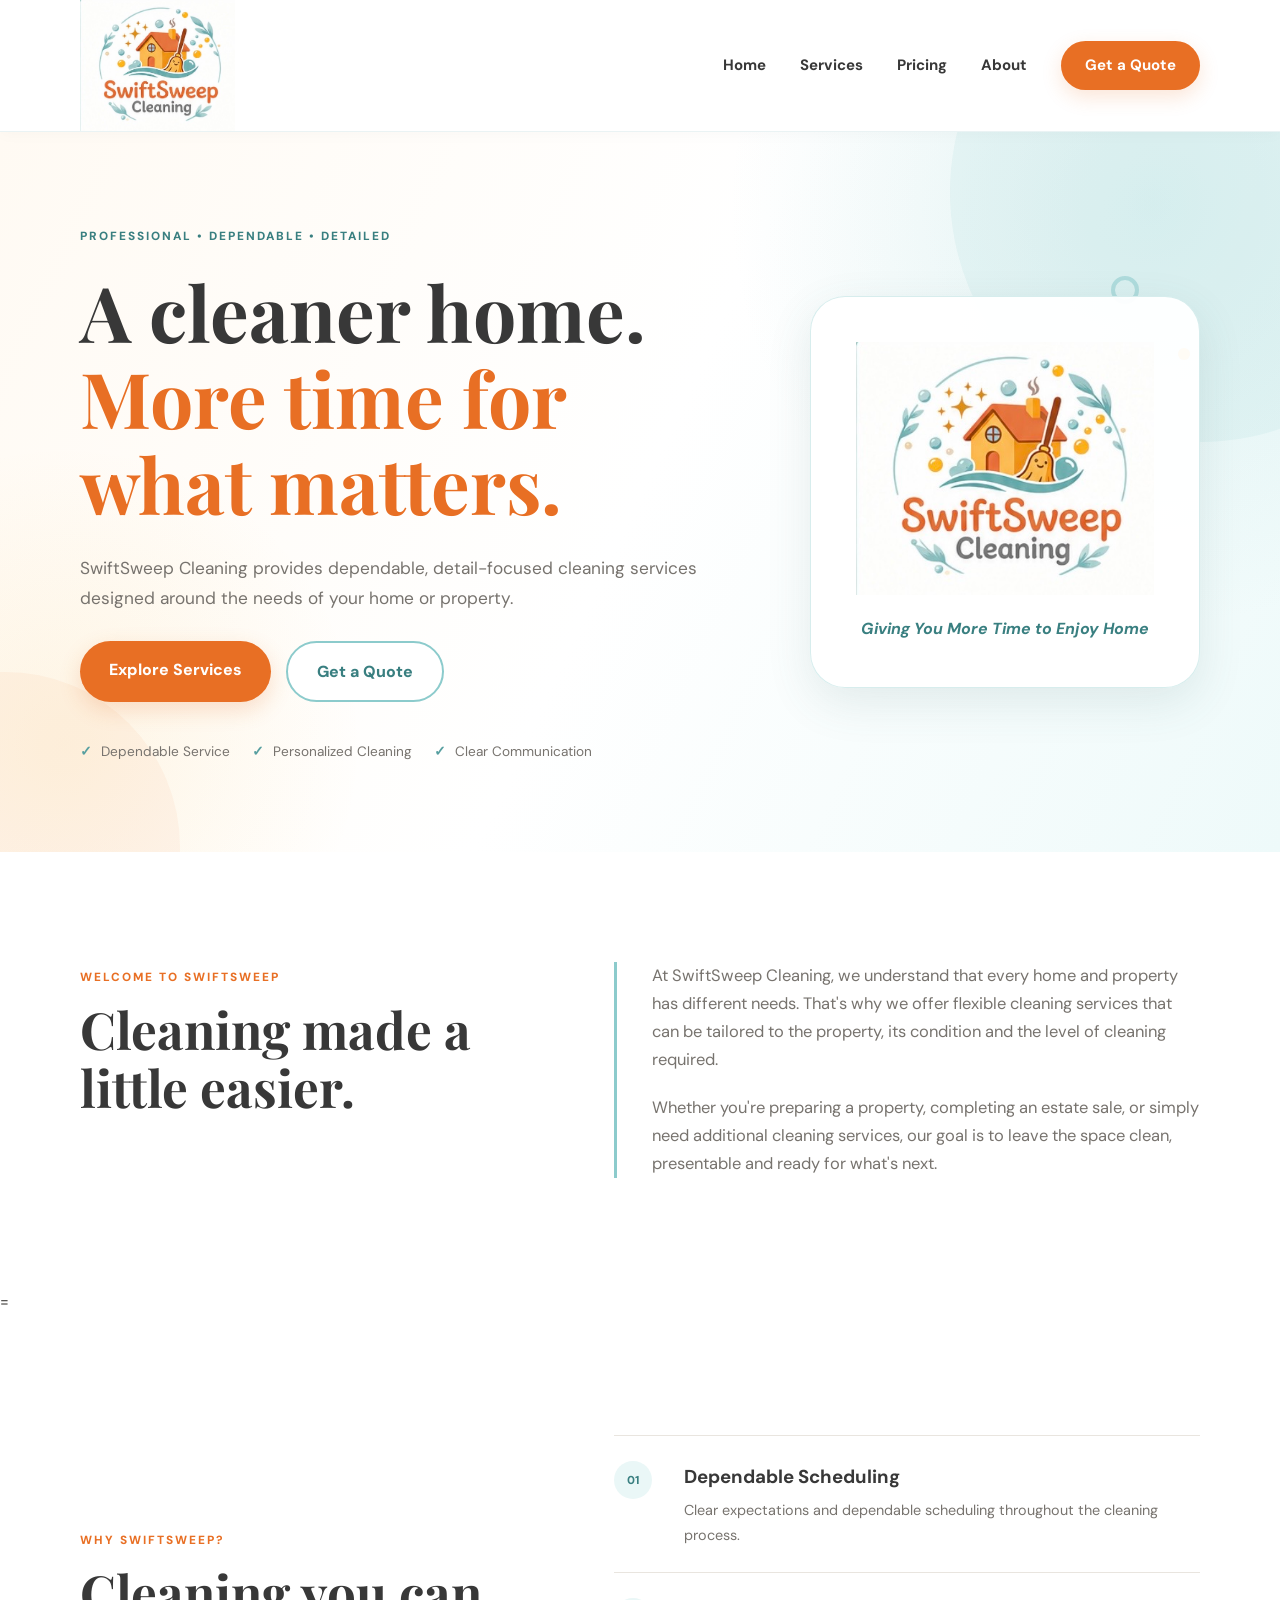
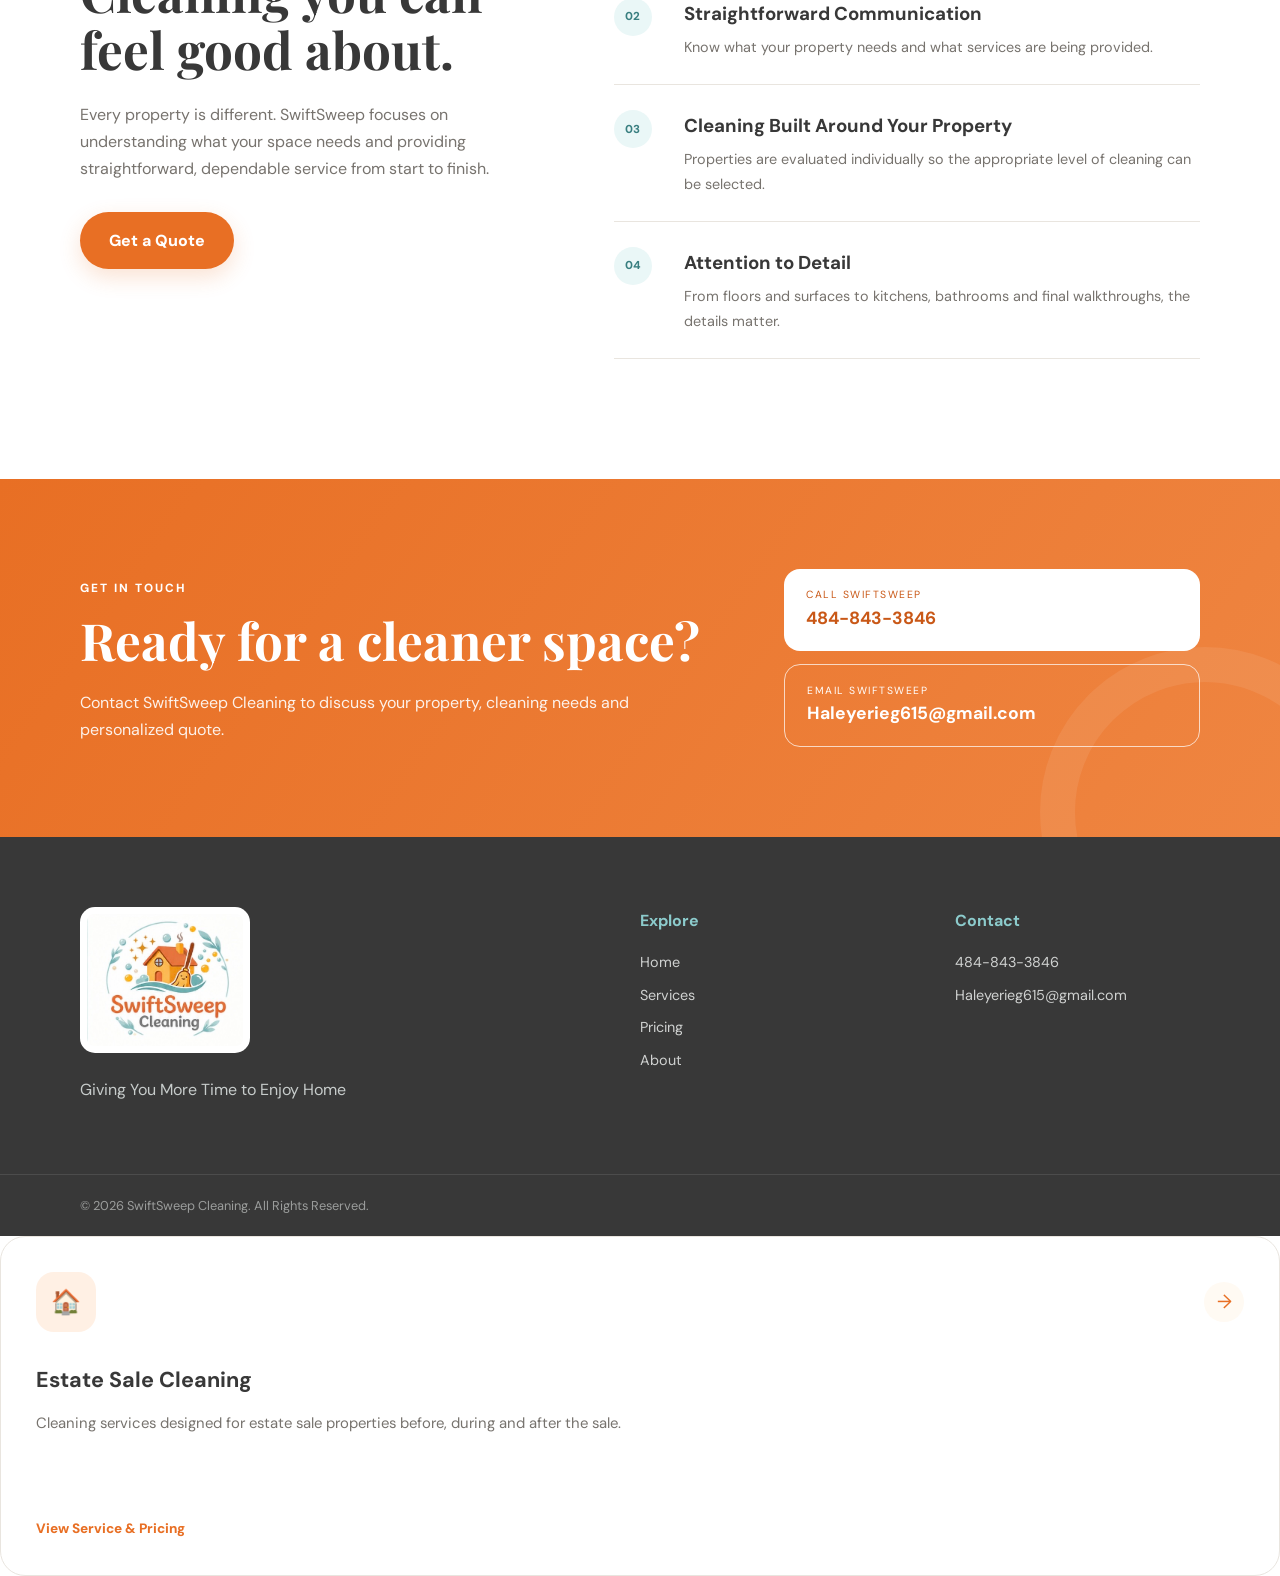
<file: index.html>
<!DOCTYPE html>
<html lang="en"><link rel="stylesheet" href="style.css">
<head>
    <meta charset="UTF-8">
    <meta name="viewport" content="width=device-width, initial-scale=1.0">

    <title>SwiftSweep Cleaning | Estate Sale Cleaning Services</title>

    <!-- Google Fonts -->
    <link rel="preconnect" href="https://fonts.googleapis.com">
    <link rel="preconnect" href="https://fonts.gstatic.com" crossorigin>
    <link href="https://fonts.googleapis.com/css2?family=DM+Sans:wght@400;500;600;700&family=Playfair+Display:wght@600;700&display=swap" rel="stylesheet">

    <link rel="stylesheet" href="style.css">
</head>

<body>

    <!-- ================= HEADER ================= -->

    <header class="site-header">

        <div class="container nav-container">

            <a href="#home" class="logo">
                <img src="logo.png" alt="SwiftSweep Cleaning Logo">
            </a>

            <nav class="main-nav">
                <a href="#home">Home</a>
                <a href="services.html">Services</a>
                <a href="#pricing.html" >Pricing</a>
                <a href="about.html">About</a>
                <a href="#contact" class="nav-button">Get a Quote</a>
            </nav>

        </div>

    </header>



   <main>

       <!-- ================= HERO ================= -->

       <section class="hero" id="home">

           <div class="hero-decoration decoration-one"></div>
           <div class="hero-decoration decoration-two"></div>

           <div class="container hero-grid">

               <div class="hero-content">

                   <span class="eyebrow">
                       Professional • Dependable • Detailed
                   </span>

                   <h1>
                       A cleaner home.<br>
                       <span>More time for what matters.</span>
                   </h1>

                   <p class="hero-text">
                       SwiftSweep Cleaning provides dependable,
                       detail-focused cleaning services designed around
                       the needs of your home or property.
                   </p>

                   <div class="hero-buttons">

                       <a href="#services" class="button primary-button">
                           Explore Services
                       </a>

                       <a href="#contact" class="button secondary-button">
                           Get a Quote
                       </a>

                   </div>

                   <div class="hero-features">

                       <div>
                           <span class="check">✓</span>
                           Dependable Service
                       </div>

                       <div>
                           <span class="check">✓</span>
                           Personalized Cleaning
                       </div>

                       <div>
                           <span class="check">✓</span>
                           Clear Communication
                       </div>

                   </div>

               </div>


               <!-- LOGO FEATURE -->

               <div class="hero-logo-card">

                   <img
                       src="logo.png"
                       alt="SwiftSweep Cleaning Logo"
                   >

                   <p>
                       Giving You More Time to Enjoy Home
                   </p>

               </div>

           </div>

       </section>


       <!-- ================= ABOUT ================= -->

       <section class="home-about" id="about">

           <div class="container home-about-grid">

               <div>

                   <span class="section-tag">
                       WELCOME TO SWIFTSWEEP
                   </span>

                   <h2>
                       Cleaning made a little easier.
                   </h2>

               </div>


               <div class="home-about-text">

                   <p>
                       At SwiftSweep Cleaning, we understand that every
                       home and property has different needs. That's why
                       we offer flexible cleaning services that can be
                       tailored to the property, its condition and the
                       level of cleaning required.
                   </p>

                   <p>
                       Whether you're preparing a property, completing
                       an estate sale, or simply need additional cleaning
                       services, our goal is to leave the space clean,
                       presentable and ready for what's next.
                   </p>

               </div>

           </div>

       </section>

=

     


       <!-- ================= WHY SWIFTSWEEP ================= -->

       <section class="why-section">

           <div class="container why-grid">

               <div class="why-heading">

                   <span class="section-tag">
                       WHY SWIFTSWEEP?
                   </span>

                   <h2>
                       Cleaning you can feel good about.
                   </h2>

                   <p>
                       Every property is different. SwiftSweep focuses
                       on understanding what your space needs and
                       providing straightforward, dependable service
                       from start to finish.
                   </p>

                   <a href="#contact"
                      class="button primary-button">

                       Get a Quote

                   </a>

               </div>


               <div class="why-list">


                   <div class="why-item">

                       <span>01</span>

                       <div>
                           <h3>Dependable Scheduling</h3>

                           <p>
                               Clear expectations and dependable
                               scheduling throughout the cleaning process.
                           </p>
                       </div>

                   </div>


                   <div class="why-item">

                       <span>02</span>

                       <div>
                           <h3>Straightforward Communication</h3>

                           <p>
                               Know what your property needs and what
                               services are being provided.
                           </p>
                       </div>

                   </div>


                   <div class="why-item">

                       <span>03</span>

                       <div>
                           <h3>Cleaning Built Around Your Property</h3>

                           <p>
                               Properties are evaluated individually so
                               the appropriate level of cleaning can
                               be selected.
                           </p>
                       </div>

                   </div>


                   <div class="why-item">

                       <span>04</span>

                       <div>
                           <h3>Attention to Detail</h3>

                           <p>
                               From floors and surfaces to kitchens,
                               bathrooms and final walkthroughs, the
                               details matter.
                           </p>
                       </div>

                   </div>


               </div>

           </div>

       </section>


       <!-- ================= CONTACT ================= -->

       <section class="contact-section" id="contact">

           <div class="container contact-container">

               <div>

                   <span class="light-tag">
                       GET IN TOUCH
                   </span>

                   <h2>
                       Ready for a cleaner space?
                   </h2>

                   <p>
                       Contact SwiftSweep Cleaning to discuss your
                       property, cleaning needs and personalized quote.
                   </p>

               </div>


               <div class="contact-buttons">

                   <a href="tel:4848433846"
                      class="contact-button">

                       <small>
                           CALL SWIFTSWEEP
                       </small>

                       <strong>
                           484-843-3846
                       </strong>

                   </a>


                   <a href="mailto:Haleyerieg615@gmail.com"
                      class="contact-button outline-contact">

                       <small>
                           EMAIL SWIFTSWEEP
                       </small>

                       <strong>
                           Haleyerieg615@gmail.com
                       </strong>

                   </a>

               </div>

           </div>

       </section>

   </main>
   
    <!-- ================= FOOTER ================= -->

    <footer>

        <div class="container footer-grid">

            <div class="footer-brand">

                <img src="logo.png" alt="SwiftSweep Cleaning">

                <p>Giving You More Time to Enjoy Home</p>

            </div>


            <div class="footer-links">
                <h4>Explore</h4>
                <a href="#home">Home</a>
                <a href="#services">Services</a>
                <a href="#pricing">Pricing</a>
                <a href="#about">About</a>
            </div>


            <div class="footer-links">
                <h4>Contact</h4>
                <a href="tel:4848433846">484-843-3846</a>
                <a href="mailto:Haleyerieg615@gmail.com">
                    Haleyerieg615@gmail.com
                </a>
            </div>

        </div>


        <div class="footer-bottom">
            <div class="container">
                <p>© 2026 SwiftSweep Cleaning. All Rights Reserved.</p>
            </div>
        </div>

    </footer>

</body>
</html>












                   <a href="estate-sale-cleaning.html"
                      class="home-service-card">

                       <div class="service-top">

                           <div class="home-service-icon">
                               🏠
                           </div>

                           <span class="service-arrow">
                               →
                           </span>

                       </div>

                       <h3>
                           Estate Sale Cleaning
                       </h3>

                       <p>
                           Cleaning services designed for estate sale
                           properties before, during and after the sale.
                       </p>

                       <span class="learn-more">
                           View Service & Pricing
                       </span>
</file>
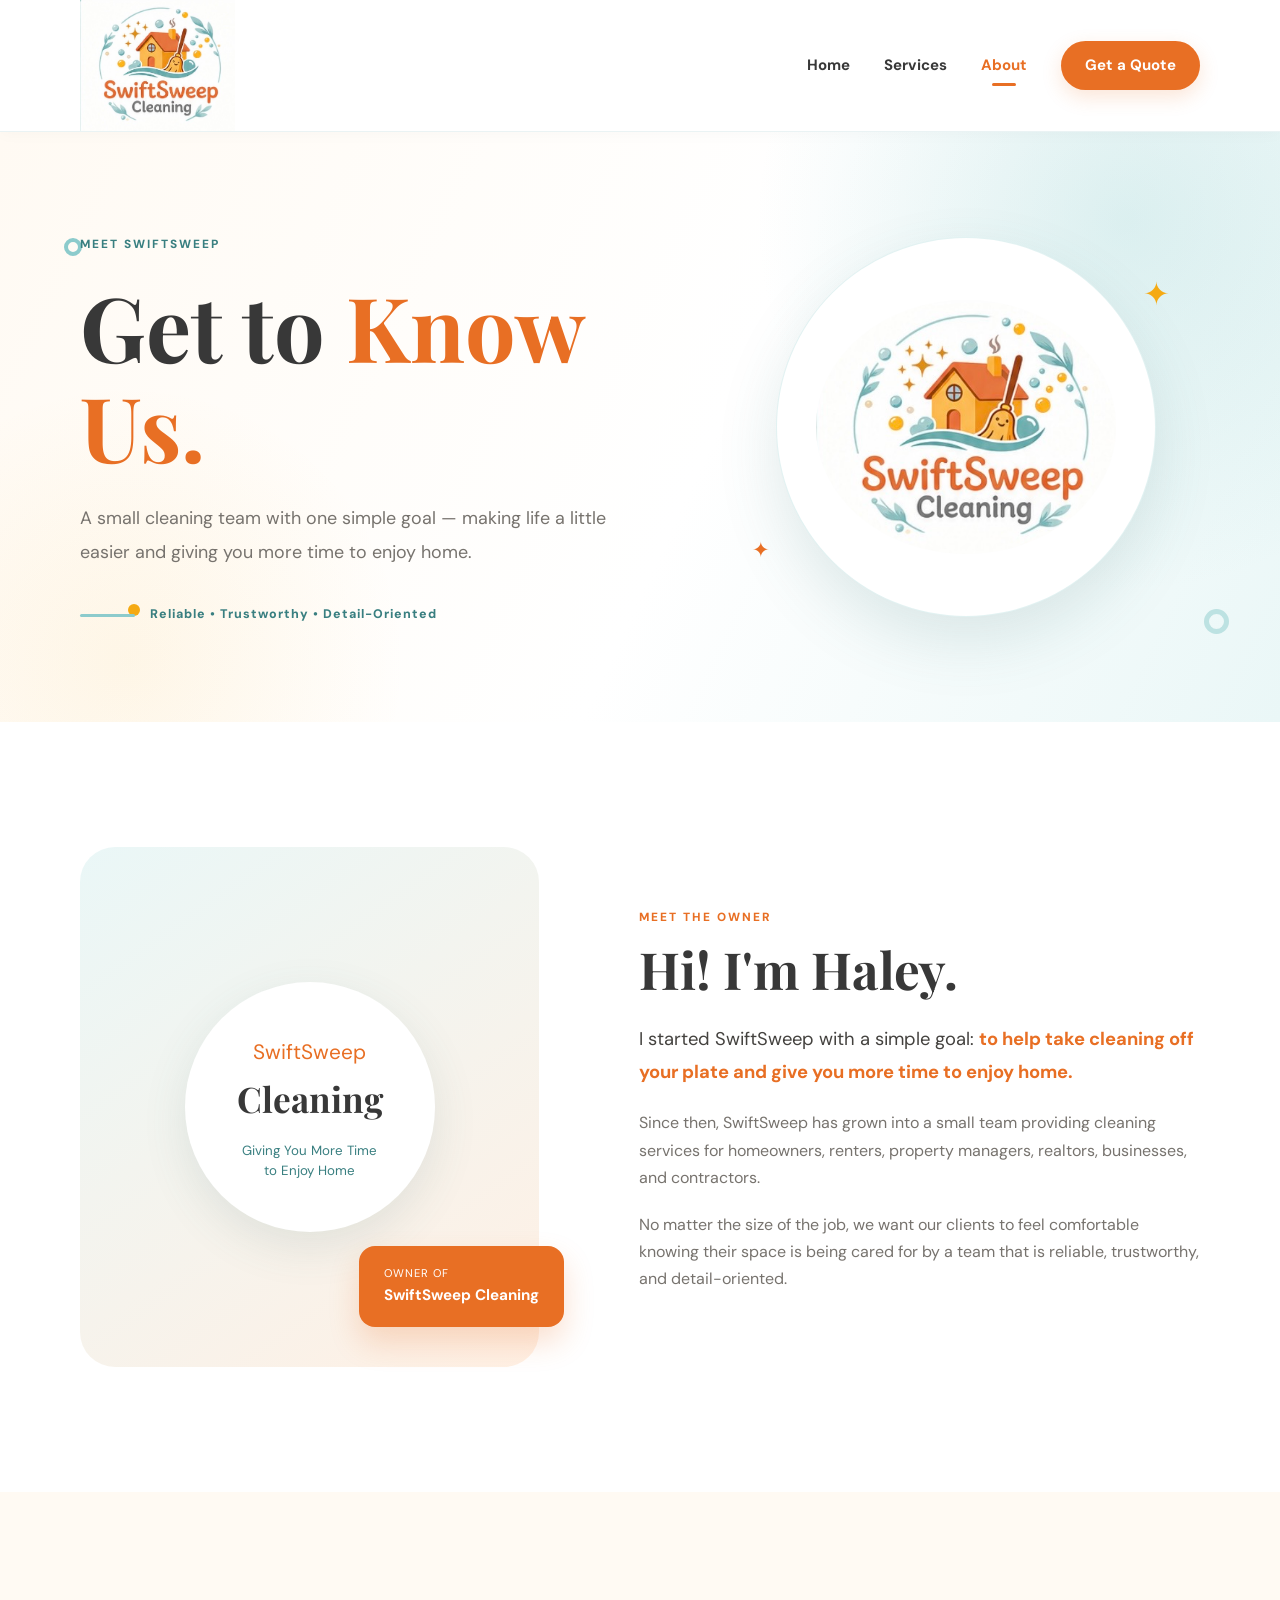
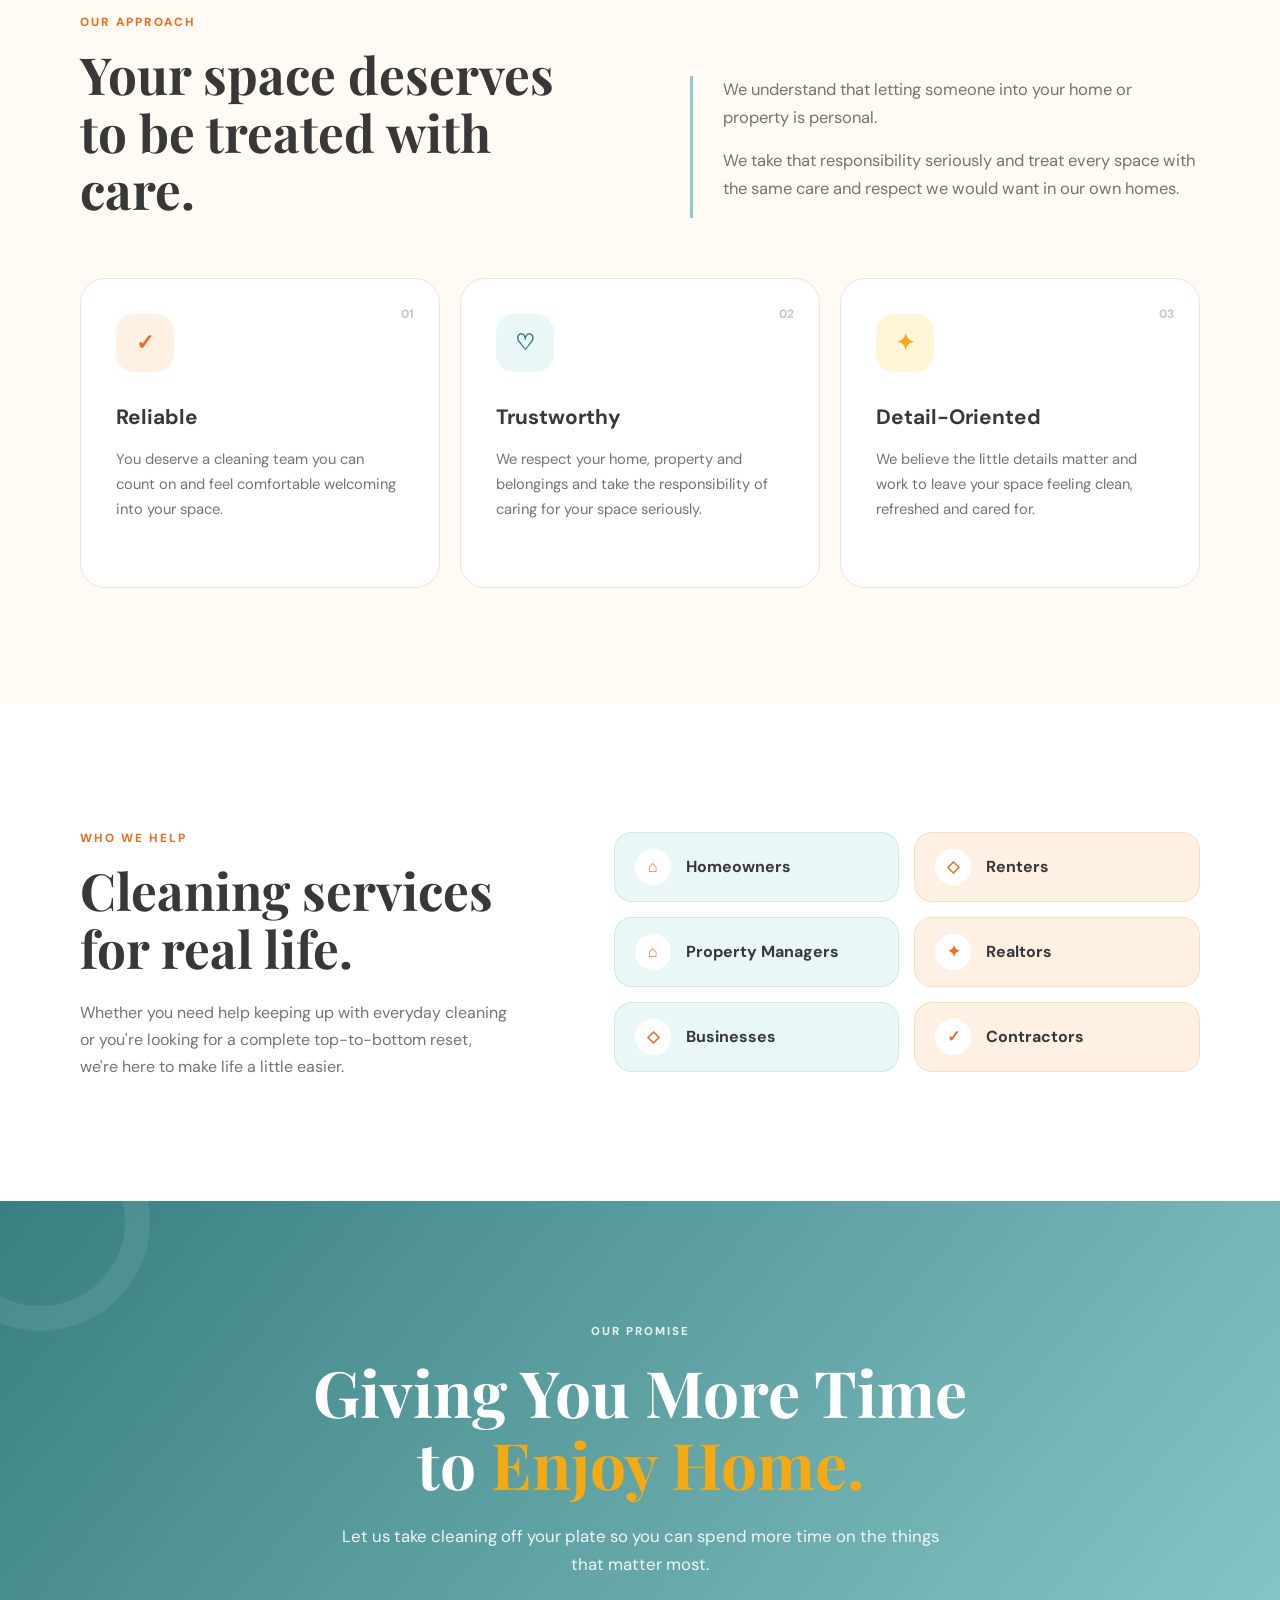
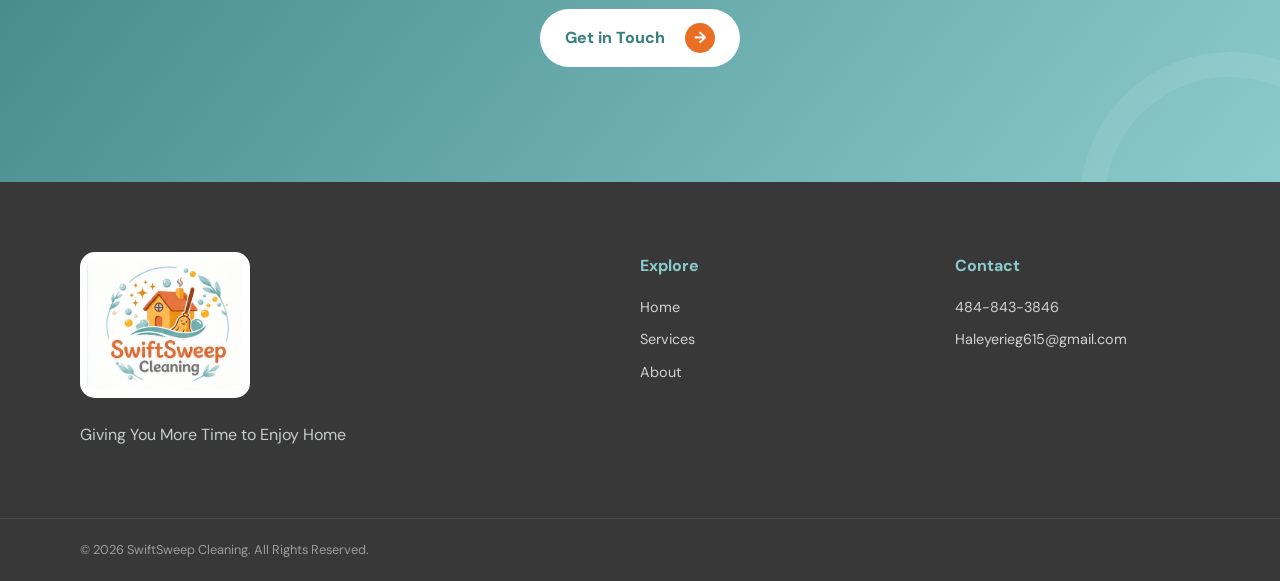
<file: about.html>
<!DOCTYPE html>
<html lang="en">

<head>
    <meta charset="UTF-8">
    <meta name="viewport" content="width=device-width, initial-scale=1.0">

    <title>About Us | SwiftSweep Cleaning</title>

    <!-- Google Fonts -->
    <link rel="preconnect" href="https://fonts.googleapis.com">
    <link rel="preconnect" href="https://fonts.gstatic.com" crossorigin>

    <link href="https://fonts.googleapis.com/css2?family=DM+Sans:wght@400;500;600;700;800&family=Playfair+Display:wght@600;700&display=swap"
          rel="stylesheet">

    <link rel="stylesheet" href="style.css">
</head>


<body>


<!-- =========================================
     HEADER
========================================= -->

<header class="site-header">

    <div class="container nav-container">

        <a href="index.html" class="logo">
            <img src="logo.png" alt="SwiftSweep Cleaning Logo">
        </a>


        <nav class="main-nav">

            <a href="index.html">Home</a>

            <a href="index.html#services">
                Services
            </a>

            <a href="about.html" class="active-link">
                About
            </a>

            <a href="index.html#contact"
               class="nav-button">
                Get a Quote
            </a>

        </nav>

    </div>

</header>



<main>


<!-- =========================================
     ABOUT HERO
========================================= -->

<section class="about-page-hero">

    <div class="about-bubble bubble-one"></div>
    <div class="about-bubble bubble-two"></div>
    <div class="about-bubble bubble-three"></div>

    <div class="container about-page-hero-grid">


        <!-- LEFT SIDE -->

        <div class="about-hero-content">

            <span class="eyebrow">
                MEET SWIFTSWEEP
            </span>

            <h1>
                Get to <span>Know Us.</span>
            </h1>

            <p class="about-hero-lead">
                A small cleaning team with one simple goal —
                making life a little easier and giving you
                more time to enjoy home.
            </p>

            <div class="about-signature-line">

                <span></span>

                <p>
                    Reliable • Trustworthy • Detail-Oriented
                </p>

            </div>

        </div>


        <!-- RIGHT SIDE LOGO -->

        <div class="about-logo-feature">

            <div class="about-logo-inner">

                <img src="logo.png"
                     alt="SwiftSweep Cleaning">

            </div>

            <div class="sparkle sparkle-one">✦</div>
            <div class="sparkle sparkle-two">✦</div>

        </div>

    </div>

</section>



<!-- =========================================
     MEET HALEY
========================================= -->

<section class="meet-haley-section">

    <div class="container meet-haley-grid">


        <!-- PHOTO PLACEHOLDER -->

        <div class="haley-photo-area">

            <div class="haley-photo">

                <!--
                WHEN YOU GET A PHOTO OF HALEY,
                replace this entire placeholder with:

                <img src="haley.jpg"
                     alt="Haley, owner of SwiftSweep Cleaning">
                -->

                <div class="photo-placeholder">

                    <span>SwiftSweep</span>

                    <strong>Cleaning</strong>

                    <small>
                        Giving You More Time<br>
                        to Enjoy Home
                    </small>

                </div>

            </div>


            <div class="owner-badge">

                <span>Owner of</span>

                <strong>
                    SwiftSweep Cleaning
                </strong>

            </div>

        </div>



        <!-- HALEY STORY -->

        <div class="haley-content">

            <span class="section-tag">
                MEET THE OWNER
            </span>

            <h2>
                Hi! I'm Haley.
            </h2>

            <p class="haley-intro">
                I started SwiftSweep with a simple goal:
                <strong>
                    to help take cleaning off your plate and
                    give you more time to enjoy home.
                </strong>
            </p>

            <p>
                Since then, SwiftSweep has grown into a small
                team providing cleaning services for homeowners,
                renters, property managers, realtors, businesses,
                and contractors.
            </p>

            <p>
                No matter the size of the job, we want our
                clients to feel comfortable knowing their space
                is being cared for by a team that is reliable,
                trustworthy, and detail-oriented.
            </p>

        </div>

    </div>

</section>



<!-- =========================================
     OUR APPROACH
========================================= -->

<section class="our-approach-section">

    <div class="container approach-container">

        <div class="approach-heading">

            <span class="section-tag">
                OUR APPROACH
            </span>

            <h2>
                Your space deserves to be
                treated with care.
            </h2>

        </div>


        <div class="approach-content">

            <p>
                We understand that letting someone into your
                home or property is personal.
            </p>

            <p>
                We take that responsibility seriously and treat
                every space with the same care and respect we
                would want in our own homes.
            </p>

        </div>

    </div>



    <!-- VALUES -->

    <div class="container values-grid">


        <article class="value-card">

            <div class="value-number">
                01
            </div>

            <div class="value-icon orange-value">
                ✓
            </div>

            <h3>
                Reliable
            </h3>

            <p>
                You deserve a cleaning team you can count on
                and feel comfortable welcoming into your space.
            </p>

        </article>



        <article class="value-card">

            <div class="value-number">
                02
            </div>

            <div class="value-icon teal-value">
                ♡
            </div>

            <h3>
                Trustworthy
            </h3>

            <p>
                We respect your home, property and belongings
                and take the responsibility of caring for your
                space seriously.
            </p>

        </article>



        <article class="value-card">

            <div class="value-number">
                03
            </div>

            <div class="value-icon yellow-value">
                ✦
            </div>

            <h3>
                Detail-Oriented
            </h3>

            <p>
                We believe the little details matter and work
                to leave your space feeling clean, refreshed
                and cared for.
            </p>

        </article>

    </div>

</section>



<!-- =========================================
     WHO WE HELP
========================================= -->

<section class="who-we-help-section">

    <div class="container who-we-help-grid">


        <div class="who-content">

            <span class="section-tag">
                WHO WE HELP
            </span>

            <h2>
                Cleaning services for
                real life.
            </h2>

            <p>
                Whether you need help keeping up with everyday
                cleaning or you're looking for a complete
                top-to-bottom reset, we're here to make life
                a little easier.
            </p>

        </div>



        <div class="client-types">

            <div class="client-pill">
                <span>⌂</span>
                Homeowners
            </div>

            <div class="client-pill">
                <span>◇</span>
                Renters
            </div>

            <div class="client-pill">
                <span>⌂</span>
                Property Managers
            </div>

            <div class="client-pill">
                <span>✦</span>
                Realtors
            </div>

            <div class="client-pill">
                <span>◇</span>
                Businesses
            </div>

            <div class="client-pill">
                <span>✓</span>
                Contractors
            </div>

        </div>

    </div>

</section>



<!-- =========================================
     BRAND STATEMENT
========================================= -->

<section class="about-closing-section">

    <div class="closing-bubble closing-bubble-one"></div>
    <div class="closing-bubble closing-bubble-two"></div>

    <div class="container about-closing-content">

        <span>
            OUR PROMISE
        </span>

        <h2>
            Giving You More Time<br>
            to <em>Enjoy Home.</em>
        </h2>

        <p>
            Let us take cleaning off your plate so you can
            spend more time on the things that matter most.
        </p>

        <a href="index.html#contact"
           class="about-contact-button">

            Get in Touch

            <span>→</span>

        </a>

    </div>

</section>


</main>



<!-- =========================================
     FOOTER
========================================= -->

<footer>

    <div class="container footer-grid">


        <div class="footer-brand">

            <img src="logo.png"
                 alt="SwiftSweep Cleaning">

            <p>
                Giving You More Time to Enjoy Home
            </p>

        </div>



        <div class="footer-links">

            <h4>Explore</h4>

            <a href="index.html">
                Home
            </a>

            <a href="index.html#services">
                Services
            </a>

            <a href="about.html">
                About
            </a>

        </div>



        <div class="footer-links">

            <h4>Contact</h4>

            <a href="tel:4848433846">
                484-843-3846
            </a>

            <a href="mailto:Haleyerieg615@gmail.com">
                Haleyerieg615@gmail.com
            </a>

        </div>

    </div>


    <div class="footer-bottom">

        <div class="container">

            <p>
                © 2026 SwiftSweep Cleaning.
                All Rights Reserved.
            </p>

        </div>

    </div>

</footer>


</body>
</html>
</file>
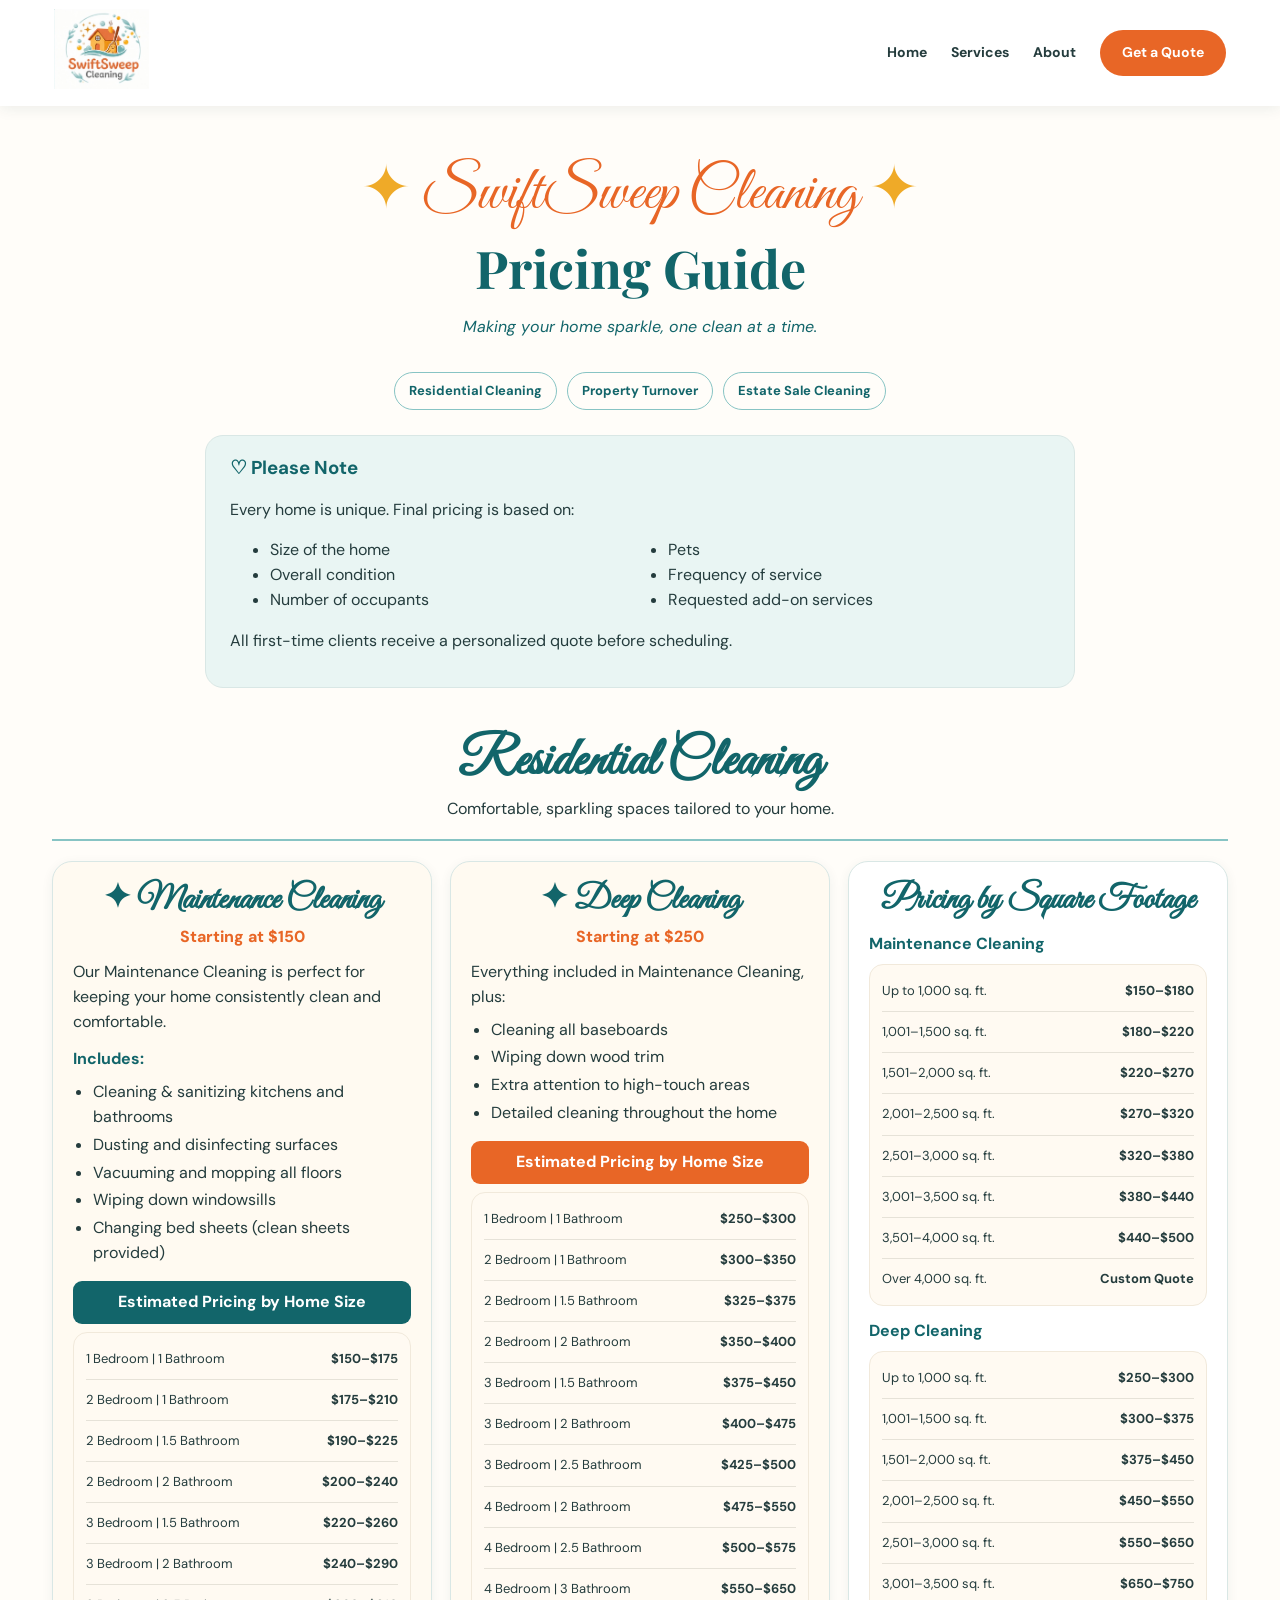
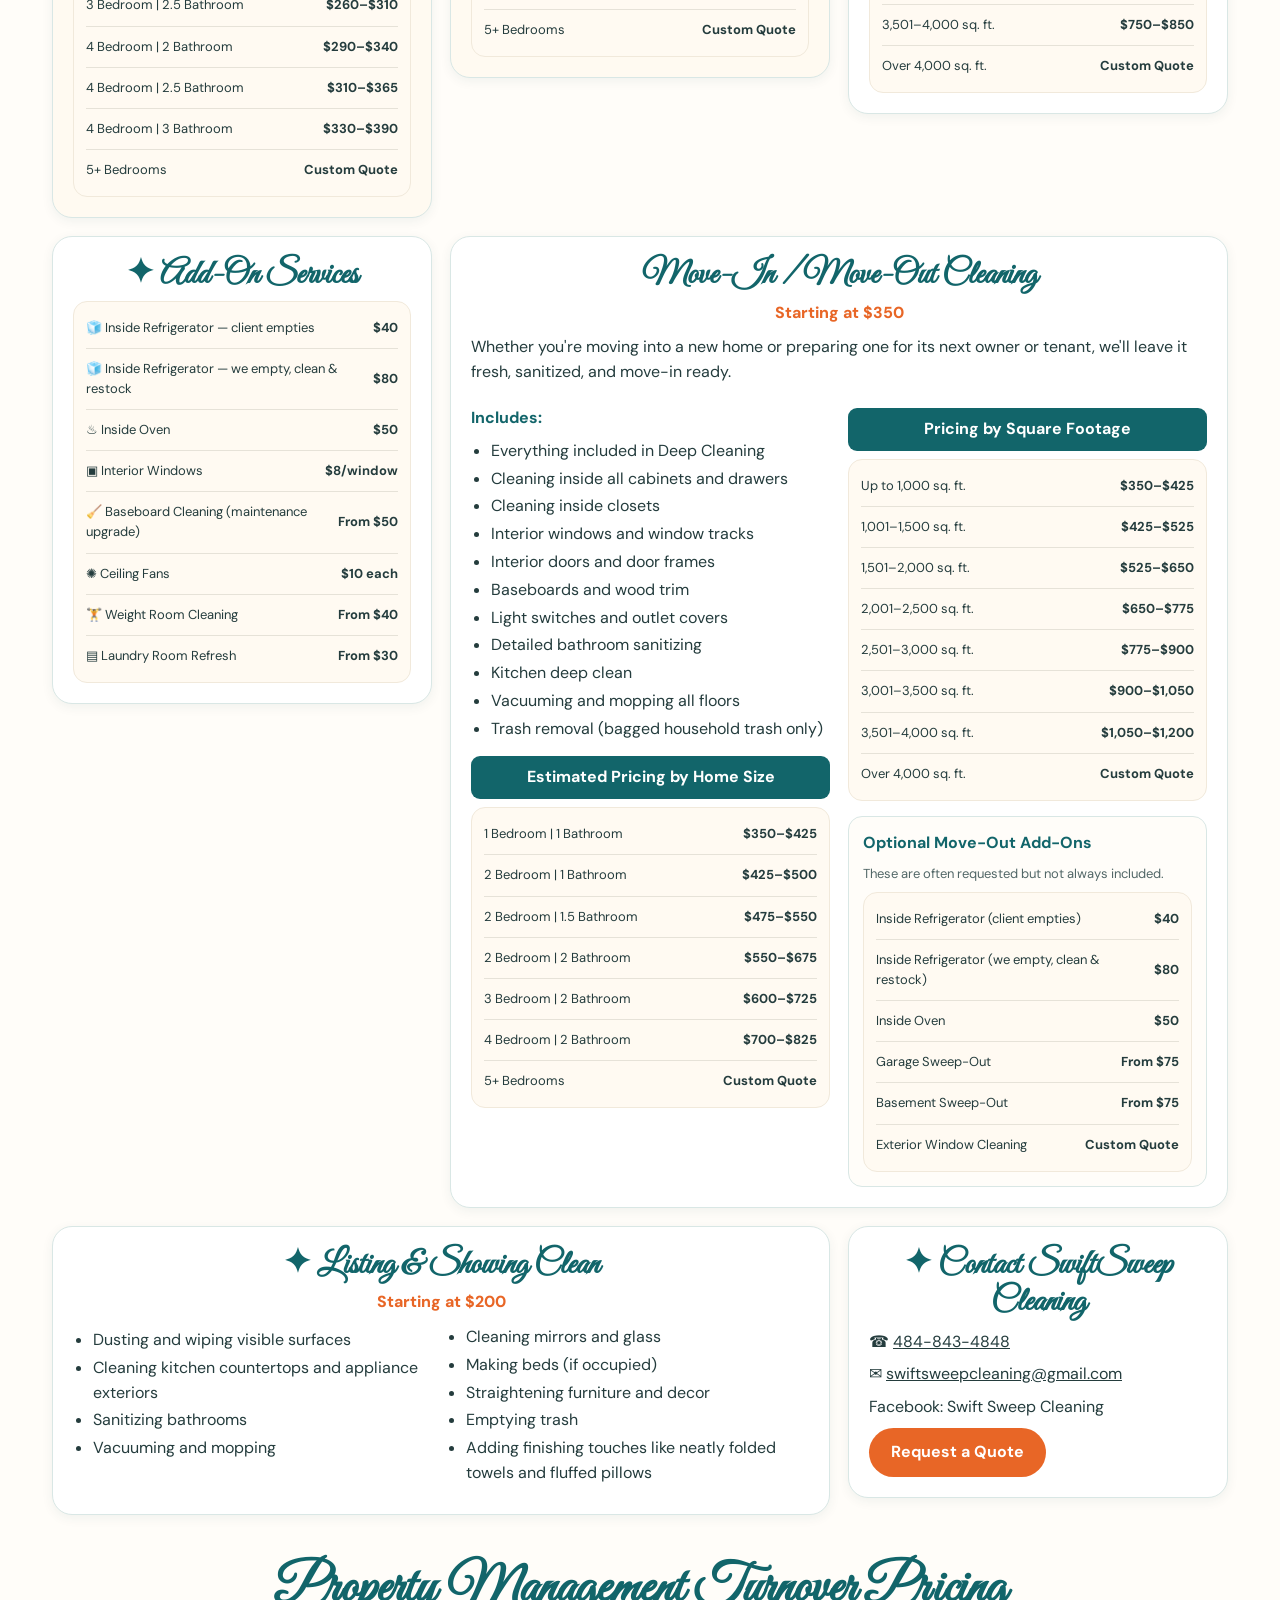
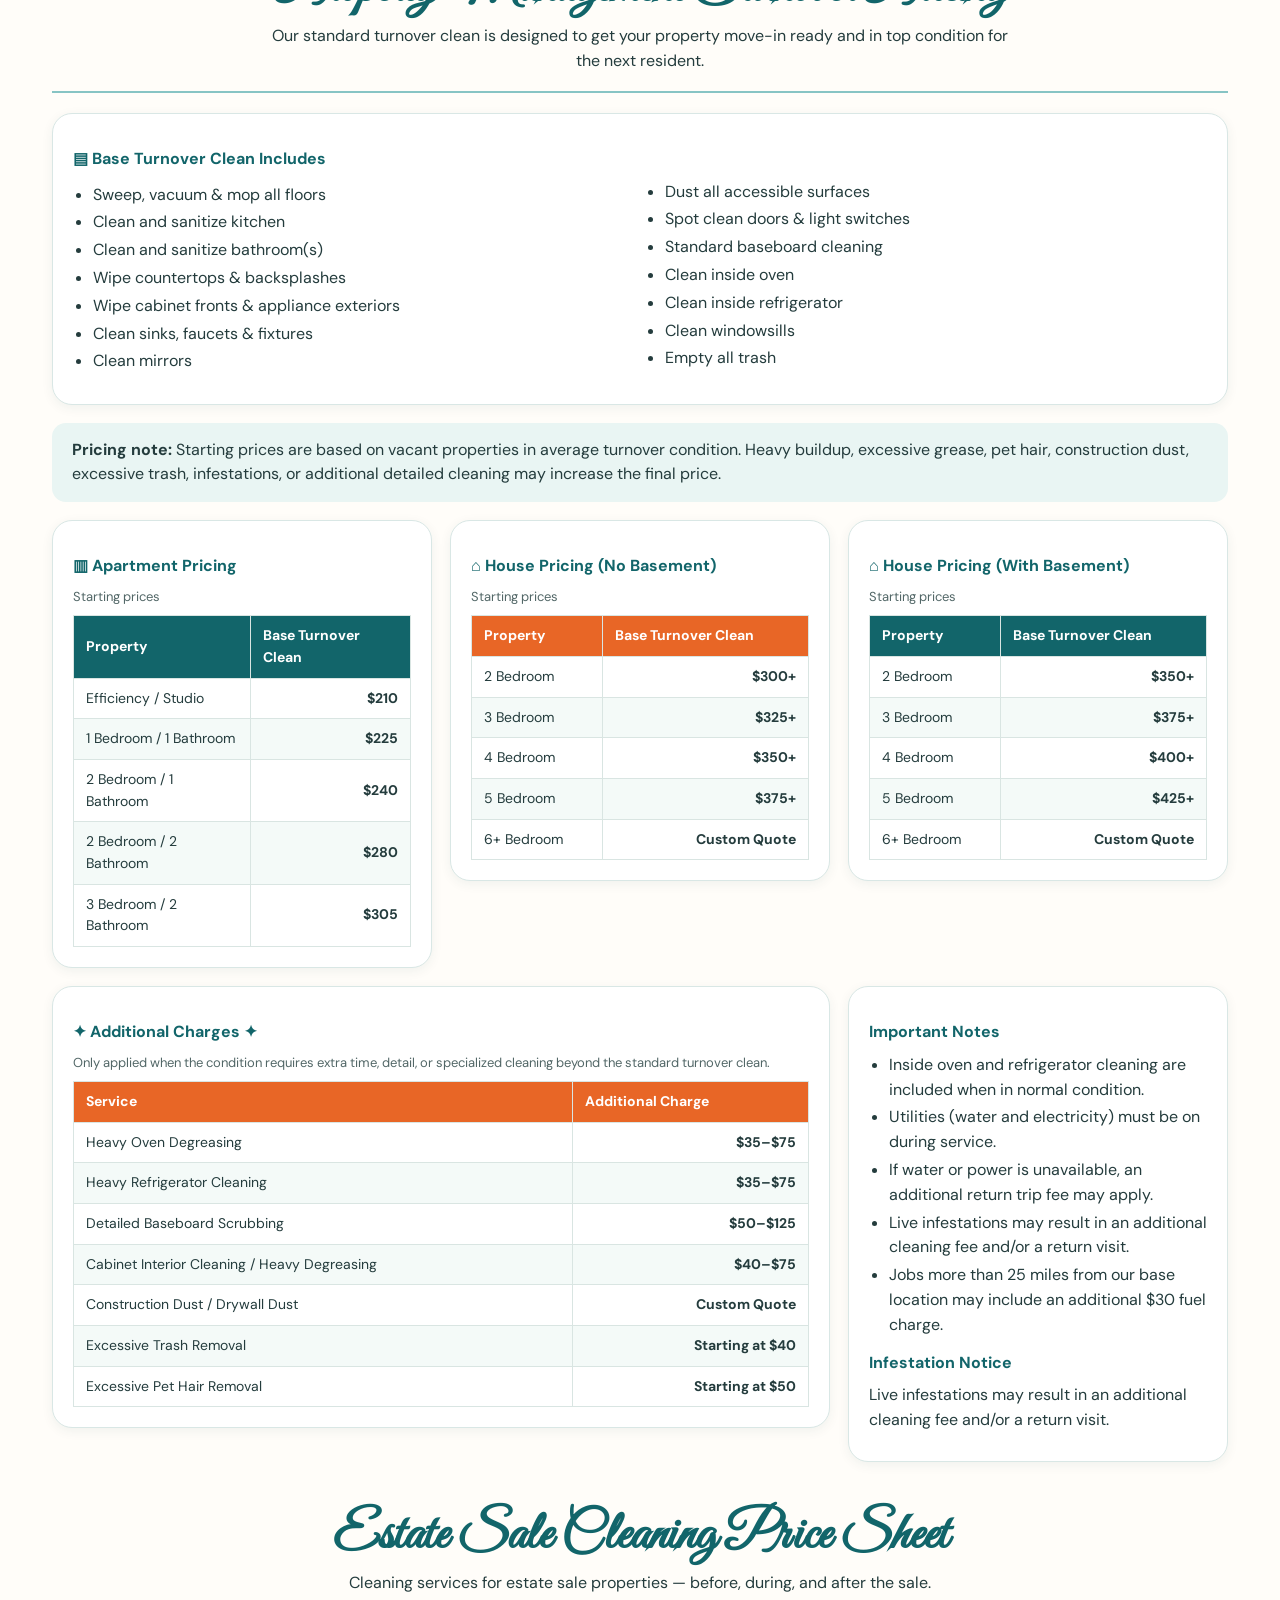
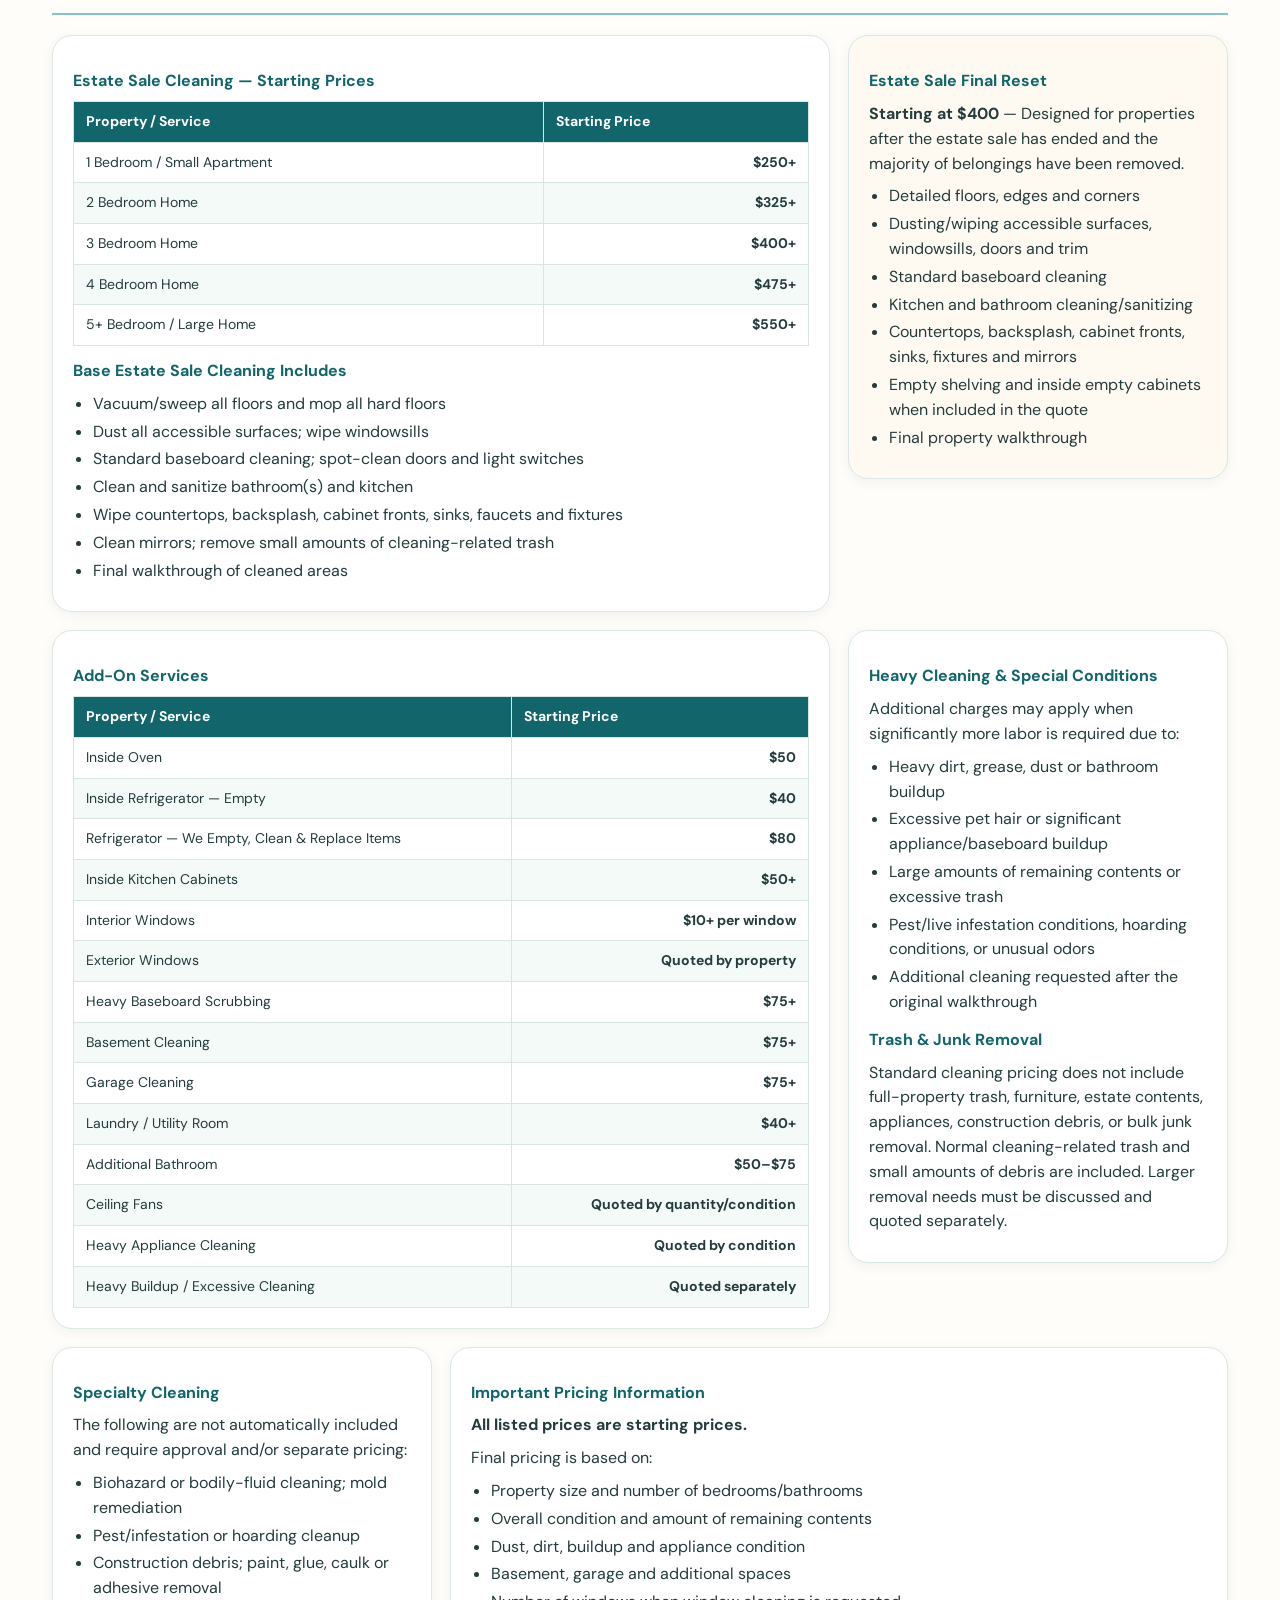
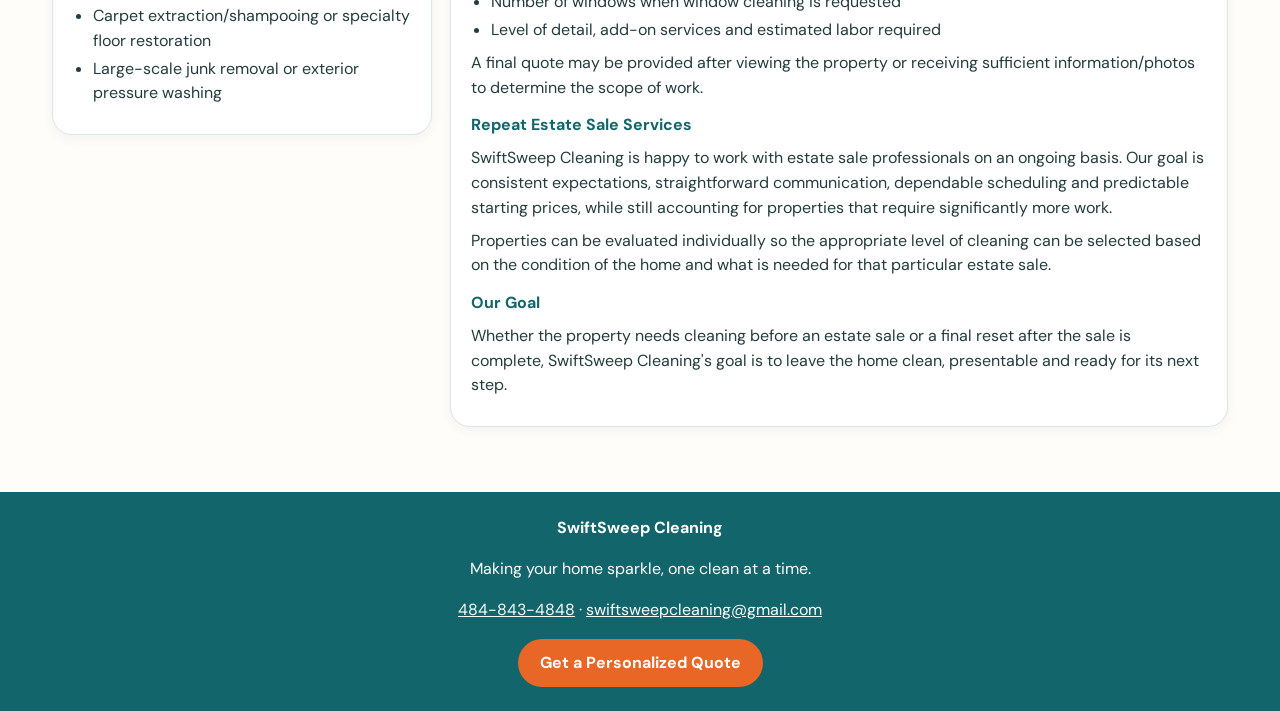
<file: pricing.html>
<!DOCTYPE html>
<html lang="en">
<head>
<meta charset="UTF-8"><meta name="viewport" content="width=device-width, initial-scale=1.0">
<title>Pricing | SwiftSweep Cleaning</title><link rel="stylesheet" href="pricing.css">
</head>
<body>
<header class="site-header"><div class="nav-container"><a href="index.html" class="logo"><img src="logo.png" alt="SwiftSweep Cleaning logo"></a><nav class="main-nav" aria-label="Main navigation"><a href="index.html">Home</a><a href="services.html">Services</a><a href="about.html">About</a><a href="index.html#contact" class="nav-button">Get a Quote</a></nav></div></header>
<main class="pricing-page">
<div class="hero"><p class="eyebrow"><span class="sparkle">✦</span> SwiftSweep Cleaning <span class="sparkle">✦</span></p><h1>Pricing Guide</h1><p class="tagline">Making your home sparkle, one clean at a time.</p></div>
<nav class="section-nav" aria-label="Pricing categories"><a href="#residential">Residential Cleaning</a><a href="#turnover">Property Turnover</a><a href="#estate">Estate Sale Cleaning</a></nav>
<div class="notice"><h3>♡ Please Note</h3><p>Every home is unique. Final pricing is based on:</p><ul><li>Size of the home</li><li>Overall condition</li><li>Number of occupants</li><li>Pets</li><li>Frequency of service</li><li>Requested add-on services</li></ul><p>All first-time clients receive a personalized quote before scheduling.</p></div>
<section id="residential"><div class="section-heading"><h2>Residential Cleaning</h2><p>Comfortable, sparkling spaces tailored to your home.</p></div><div class="cards">
<article class="card cream"><h3>✦ Maintenance Cleaning</h3><div class="starting">Starting at $150</div><p>Our Maintenance Cleaning is perfect for keeping your home consistently clean and comfortable.</p><h4>Includes:</h4><ul><li>Cleaning &amp; sanitizing kitchens and bathrooms</li><li>Dusting and disinfecting surfaces</li><li>Vacuuming and mopping all floors</li><li>Wiping down windowsills</li><li>Changing bed sheets (clean sheets provided)</li></ul><div class="price-bar">Estimated Pricing by Home Size</div><div class="price-list"><div><span>1 Bedroom | 1 Bathroom</span><strong>$150–$175</strong></div><div><span>2 Bedroom | 1 Bathroom</span><strong>$175–$210</strong></div><div><span>2 Bedroom | 1.5 Bathroom</span><strong>$190–$225</strong></div><div><span>2 Bedroom | 2 Bathroom</span><strong>$200–$240</strong></div><div><span>3 Bedroom | 1.5 Bathroom</span><strong>$220–$260</strong></div><div><span>3 Bedroom | 2 Bathroom</span><strong>$240–$290</strong></div><div><span>3 Bedroom | 2.5 Bathroom</span><strong>$260–$310</strong></div><div><span>4 Bedroom | 2 Bathroom</span><strong>$290–$340</strong></div><div><span>4 Bedroom | 2.5 Bathroom</span><strong>$310–$365</strong></div><div><span>4 Bedroom | 3 Bathroom</span><strong>$330–$390</strong></div><div><span>5+ Bedrooms</span><strong>Custom Quote</strong></div></div></article>
<article class="card cream"><h3>✦ Deep Cleaning</h3><div class="starting">Starting at $250</div><p>Everything included in Maintenance Cleaning, plus:</p><ul><li>Cleaning all baseboards</li><li>Wiping down wood trim</li><li>Extra attention to high-touch areas</li><li>Detailed cleaning throughout the home</li></ul><div class="price-bar orange">Estimated Pricing by Home Size</div><div class="price-list"><div><span>1 Bedroom | 1 Bathroom</span><strong>$250–$300</strong></div><div><span>2 Bedroom | 1 Bathroom</span><strong>$300–$350</strong></div><div><span>2 Bedroom | 1.5 Bathroom</span><strong>$325–$375</strong></div><div><span>2 Bedroom | 2 Bathroom</span><strong>$350–$400</strong></div><div><span>3 Bedroom | 1.5 Bathroom</span><strong>$375–$450</strong></div><div><span>3 Bedroom | 2 Bathroom</span><strong>$400–$475</strong></div><div><span>3 Bedroom | 2.5 Bathroom</span><strong>$425–$500</strong></div><div><span>4 Bedroom | 2 Bathroom</span><strong>$475–$550</strong></div><div><span>4 Bedroom | 2.5 Bathroom</span><strong>$500–$575</strong></div><div><span>4 Bedroom | 3 Bathroom</span><strong>$550–$650</strong></div><div><span>5+ Bedrooms</span><strong>Custom Quote</strong></div></div></article>
<article class="card"><h3>Pricing by Square Footage</h3><h4>Maintenance Cleaning</h4><div class="price-list"><div><span>Up to 1,000 sq. ft.</span><strong>$150–$180</strong></div><div><span>1,001–1,500 sq. ft.</span><strong>$180–$220</strong></div><div><span>1,501–2,000 sq. ft.</span><strong>$220–$270</strong></div><div><span>2,001–2,500 sq. ft.</span><strong>$270–$320</strong></div><div><span>2,501–3,000 sq. ft.</span><strong>$320–$380</strong></div><div><span>3,001–3,500 sq. ft.</span><strong>$380–$440</strong></div><div><span>3,501–4,000 sq. ft.</span><strong>$440–$500</strong></div><div><span>Over 4,000 sq. ft.</span><strong>Custom Quote</strong></div></div><h4>Deep Cleaning</h4><div class="price-list"><div><span>Up to 1,000 sq. ft.</span><strong>$250–$300</strong></div><div><span>1,001–1,500 sq. ft.</span><strong>$300–$375</strong></div><div><span>1,501–2,000 sq. ft.</span><strong>$375–$450</strong></div><div><span>2,001–2,500 sq. ft.</span><strong>$450–$550</strong></div><div><span>2,501–3,000 sq. ft.</span><strong>$550–$650</strong></div><div><span>3,001–3,500 sq. ft.</span><strong>$650–$750</strong></div><div><span>3,501–4,000 sq. ft.</span><strong>$750–$850</strong></div><div><span>Over 4,000 sq. ft.</span><strong>Custom Quote</strong></div></div></article>
<article class="card"><h3>✦ Add-On Services</h3><div class="price-list"><div><span>🧊 Inside Refrigerator — client empties</span><strong>$40</strong></div><div><span>🧊 Inside Refrigerator — we empty, clean &amp; restock</span><strong>$80</strong></div><div><span>♨ Inside Oven</span><strong>$50</strong></div><div><span>▣ Interior Windows</span><strong>$8/window</strong></div><div><span>🧹 Baseboard Cleaning (maintenance upgrade)</span><strong>From $50</strong></div><div><span>✺ Ceiling Fans</span><strong>$10 each</strong></div><div><span>🏋 Weight Room Cleaning</span><strong>From $40</strong></div><div><span>▤ Laundry Room Refresh</span><strong>From $30</strong></div></div></article>
<article class="card span2"><h3>Move-In / Move-Out Cleaning</h3><div class="starting">Starting at $350</div><p>Whether you're moving into a new home or preparing one for its next owner or tenant, we'll leave it fresh, sanitized, and move-in ready.</p><div class="split2"><div><h4>Includes:</h4><ul><li>Everything included in Deep Cleaning</li><li>Cleaning inside all cabinets and drawers</li><li>Cleaning inside closets</li><li>Interior windows and window tracks</li><li>Interior doors and door frames</li><li>Baseboards and wood trim</li><li>Light switches and outlet covers</li><li>Detailed bathroom sanitizing</li><li>Kitchen deep clean</li><li>Vacuuming and mopping all floors</li><li>Trash removal (bagged household trash only)</li></ul><div class="price-bar">Estimated Pricing by Home Size</div><div class="price-list"><div><span>1 Bedroom | 1 Bathroom</span><strong>$350–$425</strong></div><div><span>2 Bedroom | 1 Bathroom</span><strong>$425–$500</strong></div><div><span>2 Bedroom | 1.5 Bathroom</span><strong>$475–$550</strong></div><div><span>2 Bedroom | 2 Bathroom</span><strong>$550–$675</strong></div><div><span>3 Bedroom | 2 Bathroom</span><strong>$600–$725</strong></div><div><span>4 Bedroom | 2 Bathroom</span><strong>$700–$825</strong></div><div><span>5+ Bedrooms</span><strong>Custom Quote</strong></div></div></div><div><div class="price-bar">Pricing by Square Footage</div><div class="price-list"><div><span>Up to 1,000 sq. ft.</span><strong>$350–$425</strong></div><div><span>1,001–1,500 sq. ft.</span><strong>$425–$525</strong></div><div><span>1,501–2,000 sq. ft.</span><strong>$525–$650</strong></div><div><span>2,001–2,500 sq. ft.</span><strong>$650–$775</strong></div><div><span>2,501–3,000 sq. ft.</span><strong>$775–$900</strong></div><div><span>3,001–3,500 sq. ft.</span><strong>$900–$1,050</strong></div><div><span>3,501–4,000 sq. ft.</span><strong>$1,050–$1,200</strong></div><div><span>Over 4,000 sq. ft.</span><strong>Custom Quote</strong></div></div><div class="subcard" style="margin-top:15px"><h4>Optional Move-Out Add-Ons</h4><p class="muted">These are often requested but not always included.</p><div class="price-list"><div><span>Inside Refrigerator (client empties)</span><strong>$40</strong></div><div><span>Inside Refrigerator (we empty, clean &amp; restock)</span><strong>$80</strong></div><div><span>Inside Oven</span><strong>$50</strong></div><div><span>Garage Sweep-Out</span><strong>From $75</strong></div><div><span>Basement Sweep-Out</span><strong>From $75</strong></div><div><span>Exterior Window Cleaning</span><strong>Custom Quote</strong></div></div></div></div></div></article>
<article class="card span2"><h3>✦ Listing &amp; Showing Clean</h3><div class="starting">Starting at $200</div><ul class="two-col-list"><li>Dusting and wiping visible surfaces</li><li>Cleaning kitchen countertops and appliance exteriors</li><li>Sanitizing bathrooms</li><li>Vacuuming and mopping</li><li>Cleaning mirrors and glass</li><li>Making beds (if occupied)</li><li>Straightening furniture and decor</li><li>Emptying trash</li><li>Adding finishing touches like neatly folded towels and fluffed pillows</li></ul></article>
<article class="card"><h3>✦ Contact SwiftSweep Cleaning</h3><p>☎ <a href="tel:4848434848">484-843-4848</a></p><p>✉ <a href="mailto:swiftsweepcleaning@gmail.com">swiftsweepcleaning@gmail.com</a></p><p>Facebook: Swift Sweep Cleaning</p><a class="quote-button" href="index.html#contact">Request a Quote</a></article>
</div></section>
<section id="turnover"><div class="section-heading"><h2>Property Management Turnover Pricing</h2><p>Our standard turnover clean is designed to get your property move-in ready and in top condition for the next resident.</p></div><div class="card"><h4>▤ Base Turnover Clean Includes</h4><ul class="two-col-list"><li>Sweep, vacuum &amp; mop all floors</li><li>Clean and sanitize kitchen</li><li>Clean and sanitize bathroom(s)</li><li>Wipe countertops &amp; backsplashes</li><li>Wipe cabinet fronts &amp; appliance exteriors</li><li>Clean sinks, faucets &amp; fixtures</li><li>Clean mirrors</li><li>Dust all accessible surfaces</li><li>Spot clean doors &amp; light switches</li><li>Standard baseboard cleaning</li><li>Clean inside oven</li><li>Clean inside refrigerator</li><li>Clean windowsills</li><li>Empty all trash</li></ul></div><div class="info-strip"><strong>Pricing note:</strong> Starting prices are based on vacant properties in average turnover condition. Heavy buildup, excessive grease, pet hair, construction dust, excessive trash, infestations, or additional detailed cleaning may increase the final price.</div><div class="cards"><article class="card"><h4>▥ Apartment Pricing</h4><p class="muted">Starting prices</p><div class="table-wrap"><table class="price-table"><thead><tr><th>Property</th><th>Base Turnover Clean</th></tr></thead><tbody><tr><td>Efficiency / Studio</td><td>$210</td></tr><tr><td>1 Bedroom / 1 Bathroom</td><td>$225</td></tr><tr><td>2 Bedroom / 1 Bathroom</td><td>$240</td></tr><tr><td>2 Bedroom / 2 Bathroom</td><td>$280</td></tr><tr><td>3 Bedroom / 2 Bathroom</td><td>$305</td></tr></tbody></table></div></article><article class="card"><h4 class="accent">⌂ House Pricing (No Basement)</h4><p class="muted">Starting prices</p><div class="table-wrap"><table class="price-table orange"><thead><tr><th>Property</th><th>Base Turnover Clean</th></tr></thead><tbody><tr><td>2 Bedroom</td><td>$300+</td></tr><tr><td>3 Bedroom</td><td>$325+</td></tr><tr><td>4 Bedroom</td><td>$350+</td></tr><tr><td>5 Bedroom</td><td>$375+</td></tr><tr><td>6+ Bedroom</td><td>Custom Quote</td></tr></tbody></table></div></article><article class="card"><h4>⌂ House Pricing (With Basement)</h4><p class="muted">Starting prices</p><div class="table-wrap"><table class="price-table"><thead><tr><th>Property</th><th>Base Turnover Clean</th></tr></thead><tbody><tr><td>2 Bedroom</td><td>$350+</td></tr><tr><td>3 Bedroom</td><td>$375+</td></tr><tr><td>4 Bedroom</td><td>$400+</td></tr><tr><td>5 Bedroom</td><td>$425+</td></tr><tr><td>6+ Bedroom</td><td>Custom Quote</td></tr></tbody></table></div></article><article class="card span2"><h4 class="accent">✦ Additional Charges ✦</h4><p class="muted">Only applied when the condition requires extra time, detail, or specialized cleaning beyond the standard turnover clean.</p><div class="table-wrap"><table class="price-table orange"><thead><tr><th>Service</th><th>Additional Charge</th></tr></thead><tbody><tr><td>Heavy Oven Degreasing</td><td>$35–$75</td></tr><tr><td>Heavy Refrigerator Cleaning</td><td>$35–$75</td></tr><tr><td>Detailed Baseboard Scrubbing</td><td>$50–$125</td></tr><tr><td>Cabinet Interior Cleaning / Heavy Degreasing</td><td>$40–$75</td></tr><tr><td>Construction Dust / Drywall Dust</td><td>Custom Quote</td></tr><tr><td>Excessive Trash Removal</td><td>Starting at $40</td></tr><tr><td>Excessive Pet Hair Removal</td><td>Starting at $50</td></tr></tbody></table></div></article><article class="card"><h4>Important Notes</h4><ul><li>Inside oven and refrigerator cleaning are included when in normal condition.</li><li>Utilities (water and electricity) must be on during service.</li><li>If water or power is unavailable, an additional return trip fee may apply.</li><li>Live infestations may result in an additional cleaning fee and/or a return visit.</li><li>Jobs more than 25 miles from our base location may include an additional $30 fuel charge.</li></ul><h4>Infestation Notice</h4><p>Live infestations may result in an additional cleaning fee and/or a return visit.</p></article></div></section>
<section id="estate"><div class="section-heading"><h2>Estate Sale Cleaning Price Sheet</h2><p>Cleaning services for estate sale properties — before, during, and after the sale.</p></div><div class="cards"><article class="card span2"><h4 class="accent">Estate Sale Cleaning — Starting Prices</h4><div class="table-wrap"><table class="price-table"><thead><tr><th>Property / Service</th><th>Starting Price</th></tr></thead><tbody><tr><td>1 Bedroom / Small Apartment</td><td>$250+</td></tr><tr><td>2 Bedroom Home</td><td>$325+</td></tr><tr><td>3 Bedroom Home</td><td>$400+</td></tr><tr><td>4 Bedroom Home</td><td>$475+</td></tr><tr><td>5+ Bedroom / Large Home</td><td>$550+</td></tr></tbody></table></div><h4>Base Estate Sale Cleaning Includes</h4><ul><li>Vacuum/sweep all floors and mop all hard floors</li><li>Dust all accessible surfaces; wipe windowsills</li><li>Standard baseboard cleaning; spot-clean doors and light switches</li><li>Clean and sanitize bathroom(s) and kitchen</li><li>Wipe countertops, backsplash, cabinet fronts, sinks, faucets and fixtures</li><li>Clean mirrors; remove small amounts of cleaning-related trash</li><li>Final walkthrough of cleaned areas</li></ul></article><article class="card cream"><h4 class="accent">Estate Sale Final Reset</h4><p><strong>Starting at $400</strong> — Designed for properties after the estate sale has ended and the majority of belongings have been removed.</p><ul><li>Detailed floors, edges and corners</li><li>Dusting/wiping accessible surfaces, windowsills, doors and trim</li><li>Standard baseboard cleaning</li><li>Kitchen and bathroom cleaning/sanitizing</li><li>Countertops, backsplash, cabinet fronts, sinks, fixtures and mirrors</li><li>Empty shelving and inside empty cabinets when included in the quote</li><li>Final property walkthrough</li></ul></article><article class="card span2"><h4 class="accent">Add-On Services</h4><div class="table-wrap"><table class="price-table"><thead><tr><th>Property / Service</th><th>Starting Price</th></tr></thead><tbody><tr><td>Inside Oven</td><td>$50</td></tr><tr><td>Inside Refrigerator — Empty</td><td>$40</td></tr><tr><td>Refrigerator — We Empty, Clean &amp; Replace Items</td><td>$80</td></tr><tr><td>Inside Kitchen Cabinets</td><td>$50+</td></tr><tr><td>Interior Windows</td><td>$10+ per window</td></tr><tr><td>Exterior Windows</td><td>Quoted by property</td></tr><tr><td>Heavy Baseboard Scrubbing</td><td>$75+</td></tr><tr><td>Basement Cleaning</td><td>$75+</td></tr><tr><td>Garage Cleaning</td><td>$75+</td></tr><tr><td>Laundry / Utility Room</td><td>$40+</td></tr><tr><td>Additional Bathroom</td><td>$50–$75</td></tr><tr><td>Ceiling Fans</td><td>Quoted by quantity/condition</td></tr><tr><td>Heavy Appliance Cleaning</td><td>Quoted by condition</td></tr><tr><td>Heavy Buildup / Excessive Cleaning</td><td>Quoted separately</td></tr></tbody></table></div></article><article class="card"><h4 class="accent">Heavy Cleaning &amp; Special Conditions</h4><p>Additional charges may apply when significantly more labor is required due to:</p><ul><li>Heavy dirt, grease, dust or bathroom buildup</li><li>Excessive pet hair or significant appliance/baseboard buildup</li><li>Large amounts of remaining contents or excessive trash</li><li>Pest/live infestation conditions, hoarding conditions, or unusual odors</li><li>Additional cleaning requested after the original walkthrough</li></ul><h4 class="accent">Trash &amp; Junk Removal</h4><p>Standard cleaning pricing does not include full-property trash, furniture, estate contents, appliances, construction debris, or bulk junk removal. Normal cleaning-related trash and small amounts of debris are included. Larger removal needs must be discussed and quoted separately.</p></article><article class="card"><h4 class="accent">Specialty Cleaning</h4><p>The following are not automatically included and require approval and/or separate pricing:</p><ul><li>Biohazard or bodily-fluid cleaning; mold remediation</li><li>Pest/infestation or hoarding cleanup</li><li>Construction debris; paint, glue, caulk or adhesive removal</li><li>Carpet extraction/shampooing or specialty floor restoration</li><li>Large-scale junk removal or exterior pressure washing</li></ul></article><article class="card span2"><h4 class="accent">Important Pricing Information</h4><p><strong>All listed prices are starting prices.</strong></p><p>Final pricing is based on:</p><ul><li>Property size and number of bedrooms/bathrooms</li><li>Overall condition and amount of remaining contents</li><li>Dust, dirt, buildup and appliance condition</li><li>Basement, garage and additional spaces</li><li>Number of windows when window cleaning is requested</li><li>Level of detail, add-on services and estimated labor required</li></ul><p>A final quote may be provided after viewing the property or receiving sufficient information/photos to determine the scope of work.</p><h4 class="accent">Repeat Estate Sale Services</h4><p>SwiftSweep Cleaning is happy to work with estate sale professionals on an ongoing basis. Our goal is consistent expectations, straightforward communication, dependable scheduling and predictable starting prices, while still accounting for properties that require significantly more work.</p><p>Properties can be evaluated individually so the appropriate level of cleaning can be selected based on the condition of the home and what is needed for that particular estate sale.</p><h4 class="accent">Our Goal</h4><p>Whether the property needs cleaning before an estate sale or a final reset after the sale is complete, SwiftSweep Cleaning's goal is to leave the home clean, presentable and ready for its next step.</p></article></div></section>
</main><footer class="footer"><strong>SwiftSweep Cleaning</strong><p>Making your home sparkle, one clean at a time.</p><p><a href="tel:4848434848">484-843-4848</a> · <a href="mailto:swiftsweepcleaning@gmail.com">swiftsweepcleaning@gmail.com</a></p><a href="index.html#contact" class="quote-button">Get a Personalized Quote</a></footer>
</body></html>
</file>
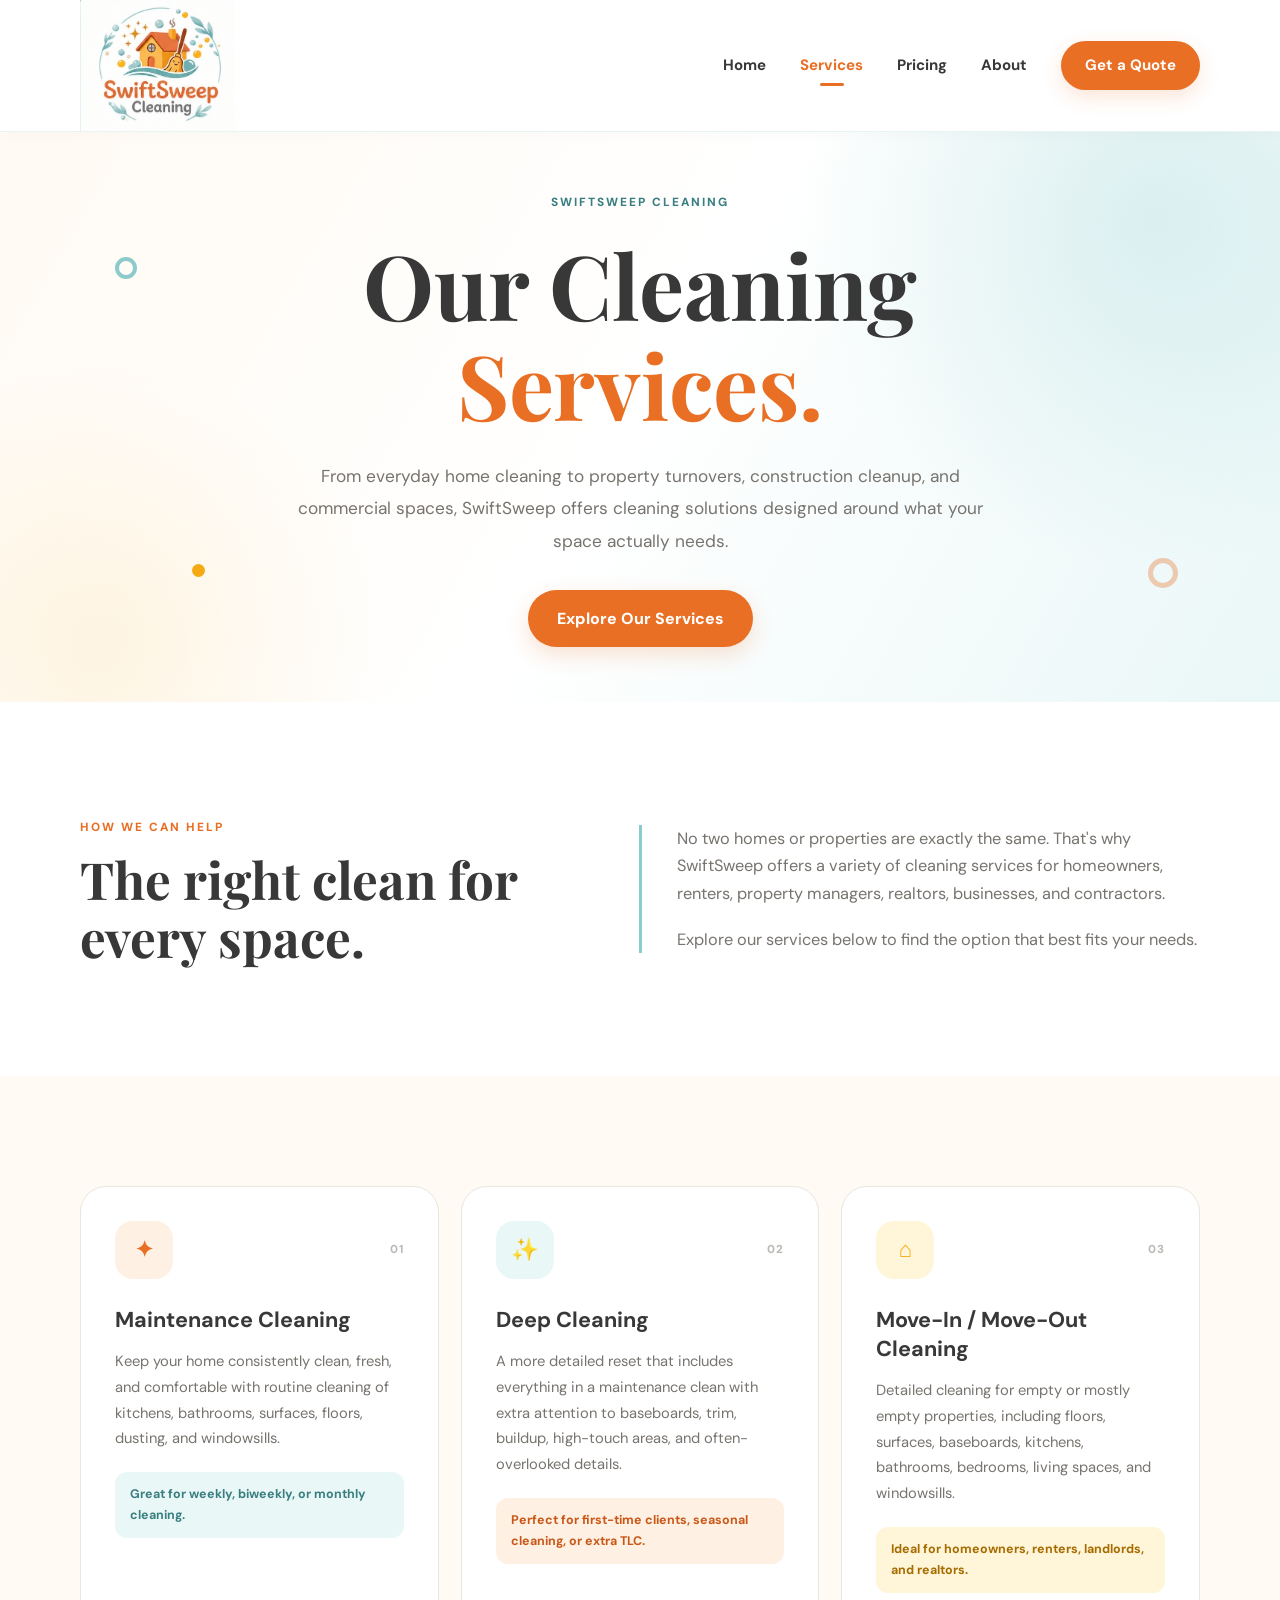
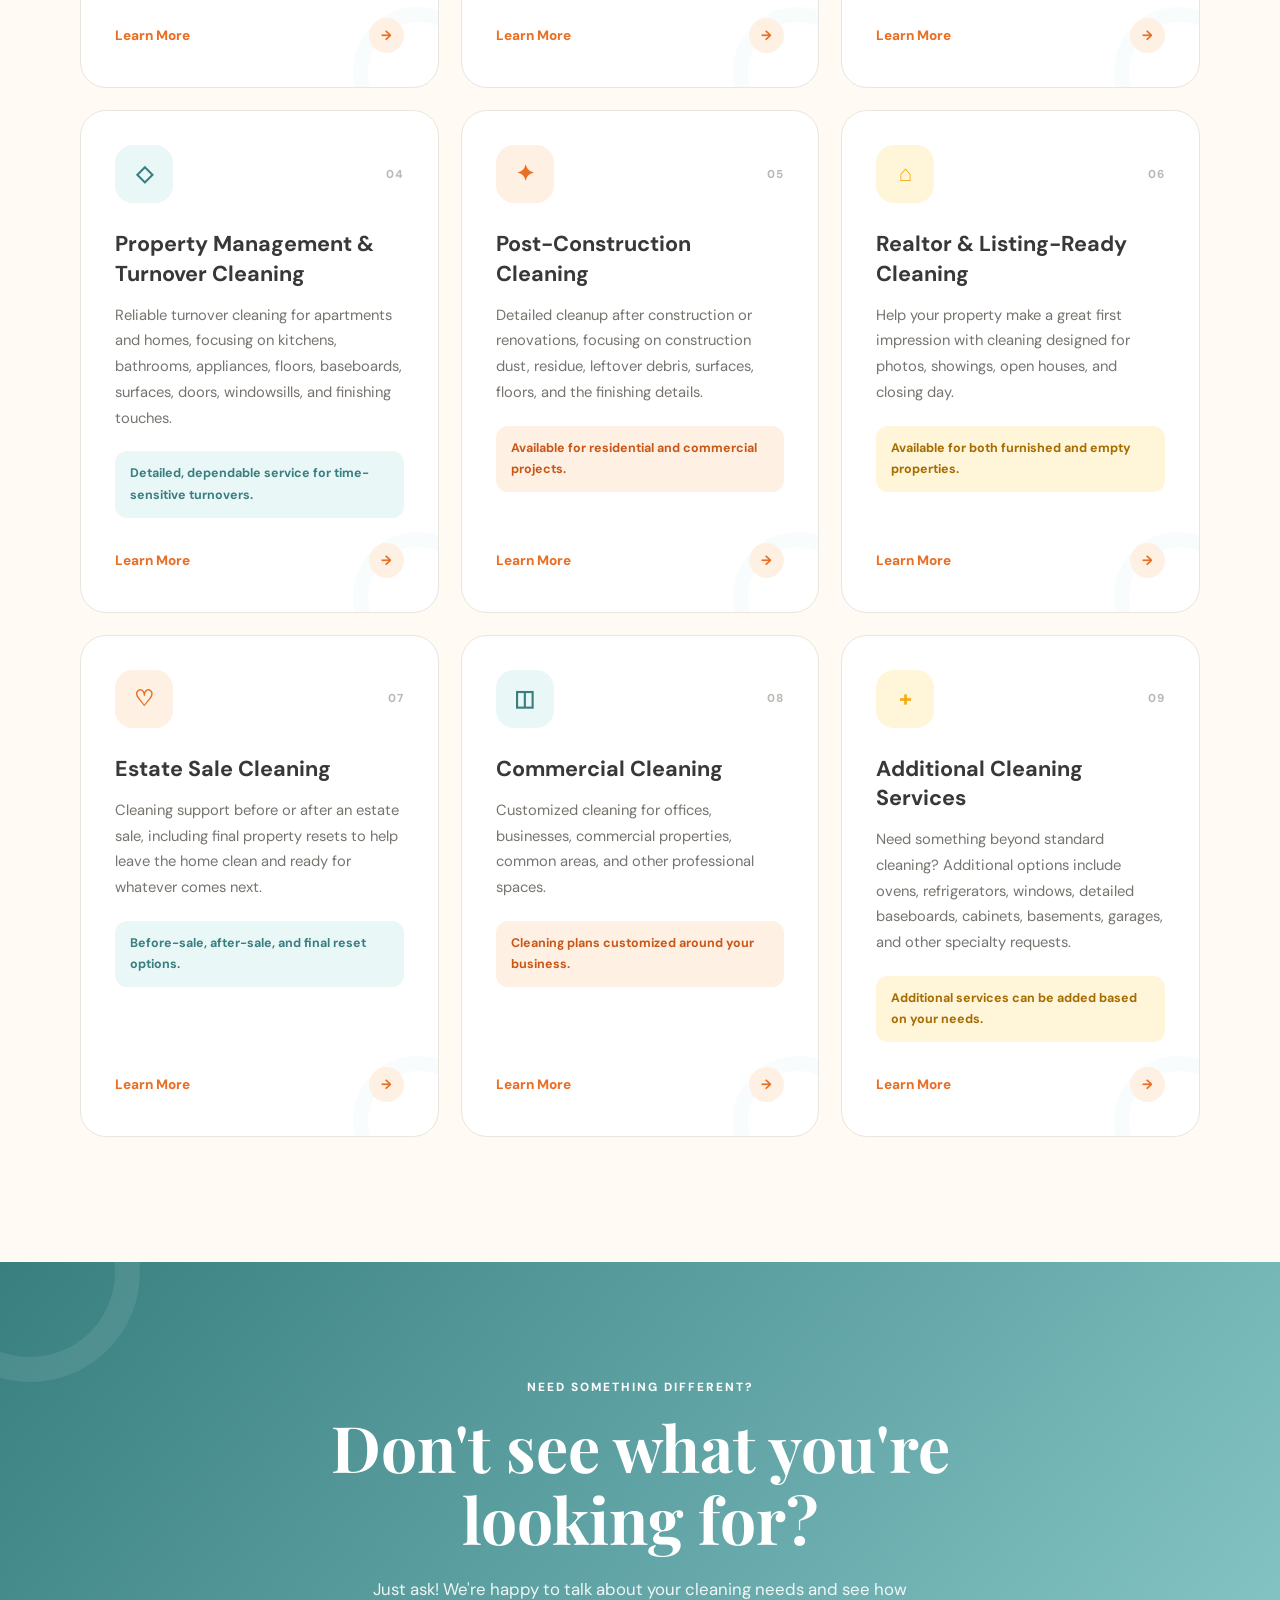
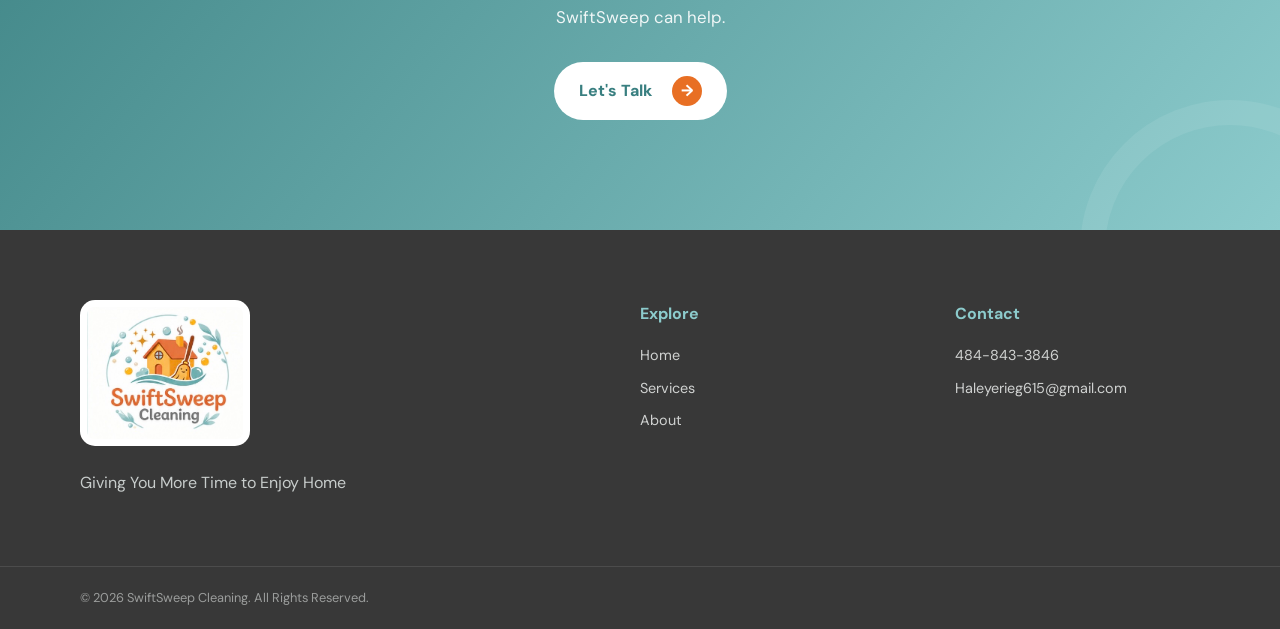
<file: services.html>
<!DOCTYPE html>
<html lang="en">

<head>
    <meta charset="UTF-8">
    <meta name="viewport" content="width=device-width, initial-scale=1.0">

    <title>Cleaning Services | SwiftSweep Cleaning</title>

    <!-- Google Fonts -->
    <link rel="preconnect" href="https://fonts.googleapis.com">
    <link rel="preconnect" href="https://fonts.gstatic.com" crossorigin>

    <link href="https://fonts.googleapis.com/css2?family=DM+Sans:wght@400;500;600;700;800&family=Playfair+Display:wght@600;700&display=swap"
          rel="stylesheet">

    <link rel="stylesheet" href="style.css">
</head>


<body>

<!-- =========================================
     HEADER
========================================= -->

<header class="site-header">

    <div class="container nav-container">

        <a href="index.html" class="logo">
            <img src="logo.png" alt="SwiftSweep Cleaning Logo">
        </a>

        <nav class="main-nav">

            <a href="index.html">Home</a>

            <a href="services.html" class="active-link">
                Services
            </a>
			
            <a href="pricing.html">
                Pricing
				
            <a href="about.html">
                About
            </a>

            <a href="index.html#contact"
               class="nav-button">
                Get a Quote
            </a>

        </nav>

    </div>

</header>


<main>


<!-- =========================================
     SERVICES HERO
========================================= -->

<section class="services-page-hero">

    <div class="services-bubble services-bubble-one"></div>
    <div class="services-bubble services-bubble-two"></div>
    <div class="services-bubble services-bubble-three"></div>

    <div class="container services-hero-content">

        <span class="eyebrow">
            SWIFTSWEEP CLEANING
        </span>

        <h1>
            Our Cleaning <span>Services.</span>
        </h1>

        <p>
            From everyday home cleaning to property turnovers,
            construction cleanup, and commercial spaces,
            SwiftSweep offers cleaning solutions designed around
            what your space actually needs.
        </p>

        <a href="#all-services"
           class="button primary-button">
            Explore Our Services
        </a>

    </div>

</section>


<!-- =========================================
     SERVICES INTRO
========================================= -->

<section class="services-intro">

    <div class="container services-intro-grid">

        <div>

            <span class="section-tag">
                HOW WE CAN HELP
            </span>

            <h2>
                The right clean for every space.
            </h2>

        </div>

        <div class="services-intro-text">

            <p>
                No two homes or properties are exactly the same.
                That's why SwiftSweep offers a variety of cleaning
                services for homeowners, renters, property managers,
                realtors, businesses, and contractors.
            </p>

            <p>
                Explore our services below to find the option that
                best fits your needs.
            </p>

        </div>

    </div>

</section>


<!-- =========================================
     ALL SERVICES
========================================= -->

<section class="all-services-section" id="all-services">

    <div class="container">

        <div class="services-page-grid">


            <!-- 01 MAINTENANCE CLEANING -->

            <article class="service-detail-card">

                <div class="service-card-top">

                    <div class="service-page-icon orange-service">
                        ✦
                    </div>

                    <span class="service-card-number">
                        01
                    </span>

                </div>

                <h3>
                    Maintenance Cleaning
                </h3>

                <p>
                    Keep your home consistently clean, fresh,
                    and comfortable with routine cleaning of
                    kitchens, bathrooms, surfaces, floors,
                    dusting, and windowsills.
                </p>

                <div class="service-highlight">
                    Great for weekly, biweekly, or monthly cleaning.
                </div>

           <a href="pricing.html#Maintenance"
              class="service-learn-more">

                    Learn More

                    <span>→</span>

                </a>

            </article>


            <!-- 02 DEEP CLEANING -->

            <article class="service-detail-card">

                <div class="service-card-top">

                    <div class="service-page-icon teal-service">
                        ✨
                    </div>

                    <span class="service-card-number">
                        02
                    </span>

                </div>

                <h3>
                    Deep Cleaning
                </h3>

                <p>
                    A more detailed reset that includes everything
                    in a maintenance clean with extra attention to
                    baseboards, trim, buildup, high-touch areas,
                    and often-overlooked details.
                </p>

                <div class="service-highlight">
                    Perfect for first-time clients, seasonal cleaning,
                    or extra TLC.
                </div>

              <a href="pricing.html#Deep-Cleaning"
                 class="service-learn-more">

                    Learn More

                    <span>→</span>

                </a>

            </article>


            <!-- 03 MOVE IN / MOVE OUT -->

            <article class="service-detail-card">

                <div class="service-card-top">

                    <div class="service-page-icon yellow-service">
                        ⌂
                    </div>

                    <span class="service-card-number">
                        03
                    </span>

                </div>

                <h3>
                    Move-In / Move-Out Cleaning
                </h3>

                <p>
                    Detailed cleaning for empty or mostly empty
                    properties, including floors, surfaces,
                    baseboards, kitchens, bathrooms, bedrooms,
                    living spaces, and windowsills.
                </p>

                <div class="service-highlight">
                    Ideal for homeowners, renters, landlords,
                    and realtors.
                </div>

               <a href="pricing.html#Move-In/Out"
                  class="service-learn-more">

                    Learn More

                    <span>→</span>

                </a>

            </article>


            <!-- 04 PROPERTY MANAGEMENT -->

            <article class="service-detail-card">

                <div class="service-card-top">

                    <div class="service-page-icon teal-service">
                        ◇
                    </div>

                    <span class="service-card-number">
                        04
                    </span>

                </div>

                <h3>
                    Property Management &amp; Turnover Cleaning
                </h3>

                <p>
                    Reliable turnover cleaning for apartments and
                    homes, focusing on kitchens, bathrooms,
                    appliances, floors, baseboards, surfaces,
                    doors, windowsills, and finishing touches.
                </p>

                <div class="service-highlight">
                    Detailed, dependable service for
                    time-sensitive turnovers.
                </div>
               <a href="pricing.html#Property-Management"
                  class="service-learn-more">
             

                    Learn More

                    <span>→</span>

                </a>

            </article>


            <!-- 05 POST CONSTRUCTION -->

            <article class="service-detail-card">

                <div class="service-card-top">

                    <div class="service-page-icon orange-service">
                        ✦
                    </div>

                    <span class="service-card-number">
                        05
                    </span>

                </div>

                <h3>
                    Post-Construction Cleaning
                </h3>

                <p>
                    Detailed cleanup after construction or
                    renovations, focusing on construction dust,
                    residue, leftover debris, surfaces, floors,
                    and the finishing details.
                </p>

                <div class="service-highlight">
                    Available for residential and commercial projects.
                </div>

               <a href="pricing.html#Post-Construction"
                  class="service-learn-more">
                    Learn More

                    <span>→</span>

                </a>

            </article>


            <!-- 06 REALTOR -->

            <article class="service-detail-card">

                <div class="service-card-top">

                    <div class="service-page-icon yellow-service">
                        ⌂
                    </div>

                    <span class="service-card-number">
                        06
                    </span>

                </div>

                <h3>
                    Realtor &amp; Listing-Ready Cleaning
                </h3>

                <p>
                    Help your property make a great first impression
                    with cleaning designed for photos, showings,
                    open houses, and closing day.
                </p>

                <div class="service-highlight">
                    Available for both furnished and empty properties.
                </div>

                <a href="pricing.html#Realtor"
                   class="service-learn-more">

                    Learn More

                    <span>→</span>

                </a>

            </article>


            <!-- 07 ESTATE SALE -->

            <article class="service-detail-card">

                <div class="service-card-top">

                    <div class="service-page-icon orange-service">
                        ♡
                    </div>

                    <span class="service-card-number">
                        07
                    </span>

                </div>

                <h3>
                    Estate Sale Cleaning
                </h3>

                <p>
                    Cleaning support before or after an estate
                    sale, including final property resets to help
                    leave the home clean and ready for whatever
                    comes next.
                </p>

                <div class="service-highlight">
                    Before-sale, after-sale, and final reset options.
                </div>

              <a href="pricing.html#Estate-Sale"
                 class="service-learn-more">

                    Learn More

                    <span>→</span>

                </a>

            </article>


            <!-- 08 COMMERCIAL -->

            <article class="service-detail-card">

                <div class="service-card-top">

                    <div class="service-page-icon teal-service">
                        ◫
                    </div>

                    <span class="service-card-number">
                        08
                    </span>

                </div>

                <h3>
                    Commercial Cleaning
                </h3>

                <p>
                    Customized cleaning for offices, businesses,
                    commercial properties, common areas, and other
                    professional spaces.
                </p>

                <div class="service-highlight">
                    Cleaning plans customized around your business.
                </div>

                <a href="pricing.html#Commercial"
                   class="service-learn-more">

                    Learn More

                    <span>→</span>

                </a>

            </article>


            <!-- 09 ADDITIONAL SERVICES -->

            <article class="service-detail-card">

                <div class="service-card-top">

                    <div class="service-page-icon yellow-service">
                        +
                    </div>

                    <span class="service-card-number">
                        09
                    </span>

                </div>

                <h3>
                    Additional Cleaning Services
                </h3>

                <p>
                    Need something beyond standard cleaning?
                    Additional options include ovens, refrigerators,
                    windows, detailed baseboards, cabinets,
                    basements, garages, and other specialty requests.
                </p>

                <div class="service-highlight">
                    Additional services can be added based on your needs.
                </div>

                <a href="additional-services.html"
                   class="service-learn-more">

                    Learn More

                    <span>→</span>

                </a>

            </article>


        </div>

    </div>

</section>


<!-- =========================================
     DON'T SEE YOUR SERVICE?
========================================= -->

<section class="custom-service-section">

    <div class="custom-bubble custom-bubble-one"></div>
    <div class="custom-bubble custom-bubble-two"></div>

    <div class="container custom-service-content">

        <span class="light-tag">
            NEED SOMETHING DIFFERENT?
        </span>

        <h2>
            Don't see what you're looking for?
        </h2>

        <p>
            Just ask! We're happy to talk about your cleaning
            needs and see how SwiftSweep can help.
        </p>

        <a href="index.html#contact"
           class="services-contact-button">

            Let's Talk

            <span>→</span>

        </a>

    </div>

</section>


</main>


<!-- =========================================
     FOOTER
========================================= -->

<footer>

    <div class="container footer-grid">

        <div class="footer-brand">

            <img src="logo.png"
                 alt="SwiftSweep Cleaning">

            <p>
                Giving You More Time to Enjoy Home
            </p>

        </div>


        <div class="footer-links">

            <h4>Explore</h4>

            <a href="index.html">Home</a>

            <a href="services.html">Services</a>

            <a href="about.html">About</a>

        </div>


        <div class="footer-links">

            <h4>Contact</h4>

            <a href="tel:4848433846">
                484-843-3846
            </a>

            <a href="mailto:Haleyerieg615@gmail.com">
                Haleyerieg615@gmail.com
            </a>

        </div>

    </div>


    <div class="footer-bottom">

        <div class="container">

            <p>
                © 2026 SwiftSweep Cleaning.
                All Rights Reserved.
            </p>

        </div>

    </div>

</footer>


</body>
</html>
</file>
<file: style.css>
/* ==========================================
   SWIFTSWEEP CLEANING
   Colors tailored to the actual logo
========================================== */

:root {
    --orange: #e86f24;
    --orange-dark: #c95817;
    --orange-light: #fff0e4;

    --aqua: #8ccbcc;
    --teal: #579fa0;
    --teal-dark: #397f80;
    --teal-light: #eaf7f7;

    --yellow: #f5aa13;
    --yellow-light: #fff5d8;

    --cream: #fffaf3;
    --white: #ffffff;

    --charcoal: #383838;
    --text: #44423f;
    --muted: #77736e;

    --border: #e9e5df;

    --shadow:
        0 15px 45px rgba(66, 103, 103, 0.12);

    --radius: 24px;
}


/* ==========================================
   RESET
========================================== */

* {
    margin: 0;
    padding: 0;
    box-sizing: border-box;
}

html {
    scroll-behavior: smooth;
}

body {
    font-family: "DM Sans", sans-serif;
    color: var(--text);
    background: var(--white);
    line-height: 1.7;
}

img {
    max-width: 100%;
}

a {
    text-decoration: none;
    color: inherit;
}

.container {
    width: min(1120px, 90%);
    margin: auto;
}


/* ==========================================
   TYPOGRAPHY
========================================== */

h1,
h2 {
    font-family: "Playfair Display", serif;
    line-height: 1.12;
    color: var(--charcoal);
}

h2 {
    font-size: clamp(2rem, 4vw, 3.2rem);
}

.section-tag,
.light-tag,
.eyebrow {
    display: inline-block;
    font-size: .74rem;
    font-weight: 800;
    letter-spacing: 2px;
    text-transform: uppercase;
}

.section-tag {
    color: var(--orange);
    margin-bottom: 14px;
}

.light-tag {
    color: white;
    margin-bottom: 14px;
}


/* ==========================================
   HEADER
========================================== */

.site-header {
    position: sticky;
    top: 0;
    z-index: 1000;

    background: rgba(255, 255, 255, 0.97);

    border-bottom: 1px solid rgba(87, 159, 160, .12);

    box-shadow:
        0 3px 15px rgba(0, 0, 0, .025);
}

.nav-container {
    min-height: 100px;

    display: flex;
    align-items: center;
    justify-content: space-between;
}

.logo img {
    width: 155px;
    display: block;
}

.main-nav {
    display: flex;
    align-items: center;
    gap: 34px;
}

.main-nav a {
    color: var(--charcoal);

    font-size: .94rem;
    font-weight: 700;

    transition: .3s;
}

.main-nav a:hover {
    color: var(--orange);
}

.nav-button {
    background: var(--orange);

    color: white !important;

    padding: 12px 24px;

    border-radius: 50px;

    box-shadow:
        0 7px 20px rgba(232, 111, 36, .18);
}

.nav-button:hover {
    background: var(--orange-dark);
    transform: translateY(-2px);
}


/* ==========================================
   HERO
========================================== */

.hero {
    min-height: 720px;

    position: relative;

    overflow: hidden;

    display: flex;
    align-items: center;

    background:
        radial-gradient(
            circle at 90% 10%,
            rgba(140, 203, 204, .22),
            transparent 32%
        ),
        radial-gradient(
            circle at 5% 85%,
            rgba(245, 170, 19, .09),
            transparent 22%
        ),
        linear-gradient(
            115deg,
            #fffaf3 0%,
            #ffffff 50%,
            #eefafa 100%
        );
}


/* decorative logo-style bubbles */

.hero::before {
    content: "";

    position: absolute;

    width: 20px;
    height: 20px;

    border: 4px solid var(--aqua);

    border-radius: 50%;

    top: 20%;
    right: 11%;

    opacity: .55;
}

.hero::after {
    content: "";

    position: absolute;

    width: 12px;
    height: 12px;

    background: var(--yellow);

    border-radius: 50%;

    top: 30%;
    right: 7%;

    opacity: .8;
}


.hero-grid {
    position: relative;
    z-index: 2;

    display: grid;

    grid-template-columns: 1.25fr .75fr;

    gap: 80px;

    align-items: center;
}


.eyebrow {
    color: var(--teal-dark);

    margin-bottom: 22px;
}


.hero h1 {
    font-size: clamp(3rem, 6vw, 5.2rem);

    max-width: 800px;
}


.hero h1 span {
    color: var(--orange);
}


.hero-text {
    max-width: 630px;

    font-size: 1.08rem;

    color: var(--muted);

    margin: 28px 0;
}


/* HERO BUTTONS */

.hero-buttons {
    display: flex;
    flex-wrap: wrap;
    gap: 15px;
}


.button {
    display: inline-block;

    padding: 15px 29px;

    border-radius: 50px;

    font-weight: 800;

    transition: .3s;
}


.primary-button {
    background: var(--orange);

    color: white;

    box-shadow:
        0 8px 22px rgba(232, 111, 36, .2);
}


.primary-button:hover {
    background: var(--orange-dark);

    transform: translateY(-3px);
}


.secondary-button {
    color: var(--teal-dark);

    background: white;

    border: 2px solid var(--aqua);
}


.secondary-button:hover {
    background: var(--teal);

    color: white;

    border-color: var(--teal);
}


.hero-features {
    display: flex;

    flex-wrap: wrap;

    gap: 22px;

    margin-top: 38px;

    color: var(--muted);

    font-size: .85rem;
}


.check {
    color: var(--teal);

    font-weight: 900;

    margin-right: 5px;
}


/* ==========================================
   HERO PRICE CARD
========================================== */

.hero-card {
    position: relative;

    background: rgba(255, 255, 255, .96);

    padding: 50px 42px;

    border-radius: 32px;

    border: 1px solid rgba(140, 203, 204, .35);

    box-shadow: var(--shadow);
}


.hero-card::before {
    content: "";

    position: absolute;

    width: 70px;
    height: 7px;

    border-radius: 20px;

    background:
        linear-gradient(
            90deg,
            var(--orange),
            var(--yellow),
            var(--aqua)
        );

    top: 0;
    left: 42px;
}


.hero-card-icon {
    width: 58px;
    height: 58px;

    display: grid;
    place-items: center;

    border-radius: 18px;

    background: var(--teal-light);

    color: var(--teal-dark);

    font-size: 1.5rem;

    margin-bottom: 28px;
}


.small-heading {
    letter-spacing: 2px;

    font-size: .7rem;

    font-weight: 800;

    color: var(--muted);
}


.hero-price {
    color: var(--orange);

    font-family: "Playfair Display", serif;

    font-size: 4rem;

    font-weight: 700;

    line-height: 1.1;

    margin: 8px 0;
}


.hero-price span {
    font-size: 2rem;
}


.hero-card h3 {
    color: var(--charcoal);

    font-size: 1.25rem;

    margin-bottom: 12px;
}


.hero-card p {
    color: var(--muted);
}


.card-divider {
    height: 1px;

    background: var(--border);

    margin: 30px 0;
}


.final-reset {
    display: flex;

    flex-direction: column;

    gap: 4px;
}


.final-reset strong {
    color: var(--teal-dark);
}


/* ==========================================
   BACKGROUND DECORATIONS
========================================== */

.hero-decoration {
    position: absolute;

    border-radius: 50%;
}


.decoration-one {
    width: 500px;
    height: 500px;

    background:
        rgba(140, 203, 204, .12);

    right: -170px;
    top: -190px;
}


.decoration-two {
    width: 350px;
    height: 350px;

    background:
        rgba(232, 111, 36, .055);

    left: -170px;
    bottom: -170px;
}


/* ==========================================
   INTRO
========================================== */

.intro-section {
    padding: 110px 0 55px;
}


.intro-content {
    text-align: center;

    max-width: 800px;
}


.intro-content h2 {
    margin-bottom: 22px;
}


.intro-content p {
    max-width: 650px;

    margin: auto;

    color: var(--muted);

    font-size: 1.05rem;
}


/* ==========================================
   STAGES
========================================== */

.stages-section {
    padding: 30px 0 110px;
}


.stages-grid {
    display: grid;

    grid-template-columns:
        repeat(3, 1fr);

    gap: 22px;
}


.stage-card {
    min-height: 300px;

    padding: 35px;

    border:
        1px solid var(--border);

    border-radius: var(--radius);

    position: relative;

    background: white;

    transition: .3s;
}


.stage-card:hover {
    transform: translateY(-7px);

    box-shadow: var(--shadow);

    border-color:
        rgba(140, 203, 204, .55);
}


.featured-stage {
    background: var(--teal-light);

    border-color:
        rgba(140, 203, 204, .3);
}


.stage-number {
    position: absolute;

    top: 25px;
    right: 28px;

    color: var(--aqua);

    font-weight: 800;
}


.stage-icon {
    width: 58px;
    height: 58px;

    display: grid;
    place-items: center;

    background: var(--orange-light);

    color: var(--orange);

    border-radius: 18px;

    font-size: 1.5rem;

    margin-bottom: 30px;
}


.stage-card:nth-child(2)
.stage-icon {
    background: white;

    color: var(--teal-dark);
}


.stage-card:nth-child(3)
.stage-icon {
    background: var(--yellow-light);

    color: var(--yellow);
}


.stage-card h3 {
    color: var(--charcoal);

    font-size: 1.3rem;

    margin-bottom: 12px;
}


.stage-card p {
    color: var(--muted);
}


/* ==========================================
   SERVICES
========================================== */

.services-section {
    position: relative;

    background: var(--cream);

    padding: 110px 0;

    overflow: hidden;
}


.services-section::after {
    content: "";

    position: absolute;

    width: 220px;
    height: 220px;

    border: 35px solid
        rgba(140, 203, 204, .08);

    border-radius: 50%;

    right: -100px;
    bottom: -100px;
}


.section-heading {
    display: grid;

    grid-template-columns:
        1.2fr .8fr;

    gap: 70px;

    align-items: end;

    margin-bottom: 55px;
}


.section-heading p {
    color: var(--muted);
}


.services-grid {
    display: grid;

    grid-template-columns:
        repeat(4, 1fr);

    gap: 18px;

    position: relative;

    z-index: 2;
}


.service-card {
    background: white;

    padding: 35px 28px;

    border-radius: var(--radius);

    border:
        1px solid var(--border);

    transition: .3s;
}


.service-card:hover {
    transform: translateY(-6px);

    box-shadow: var(--shadow);

    border-color: var(--aqua);
}


.service-icon {
    width: 48px;
    height: 48px;

    display: grid;
    place-items: center;

    background: var(--teal-light);

    border-radius: 15px;

    color: var(--teal-dark);

    font-size: 1.4rem;

    margin-bottom: 25px;
}


.service-card:nth-child(even)
.service-icon {
    background: var(--orange-light);

    color: var(--orange);
}


.service-card h3 {
    color: var(--charcoal);

    margin-bottom: 10px;
}


.service-card p {
    color: var(--muted);

    font-size: .92rem;
}


/* ==========================================
   PRICING
========================================== */

.pricing-section {
    padding: 120px 0;

    background: white;
}


.pricing-grid {
    display: grid;

    grid-template-columns:
        .85fr 1.15fr;

    gap: 90px;

    align-items: center;
}


.pricing-intro p {
    color: var(--muted);

    margin: 24px 0;
}


.text-link {
    color: var(--orange);

    font-weight: 800;
}


.text-link:hover {
    color: var(--orange-dark);
}


.price-list {
    background: var(--cream);

    padding: 15px 30px;

    border-radius: 24px;

    border:
        1px solid var(--border);
}


.price-row {
    display: flex;

    align-items: center;

    justify-content: space-between;

    padding: 22px 5px;

    border-bottom:
        1px solid var(--border);
}


.price-row:last-child {
    border-bottom: none;
}


.price-row div {
    display: flex;

    align-items: center;

    gap: 20px;
}


.price-row span {
    width: 32px;
    height: 32px;

    display: grid;
    place-items: center;

    background: var(--teal-light);

    border-radius: 50%;

    font-size: .7rem;

    color: var(--teal-dark);

    font-weight: 800;
}


.price-row strong {
    color: var(--orange);

    font-size: 1.25rem;
}


/* ==========================================
   FINAL RESET
========================================== */

.reset-section {
    padding-bottom: 120px;
}


.reset-card {
    background:
        linear-gradient(
            135deg,
            #559fa0,
            #7bc4c5
        );

    color: white;

    border-radius: 32px;

    padding: 70px;

    display: grid;

    grid-template-columns:
        1.4fr .6fr;

    gap: 60px;

    align-items: center;

    box-shadow:
        0 22px 55px
        rgba(72, 137, 138, .2);

    position: relative;

    overflow: hidden;
}


.reset-card::before {
    content: "";

    position: absolute;

    width: 240px;
    height: 240px;

    border:
        30px solid
        rgba(255,255,255,.08);

    border-radius: 50%;

    right: -80px;
    top: -100px;
}


.reset-card h2 {
    color: white;
}


.reset-content {
    position: relative;
    z-index: 2;
}


.reset-content p {
    color:
        rgba(255,255,255,.88);

    margin: 20px 0 25px;

    max-width: 650px;
}


.reset-list {
    display: grid;

    grid-template-columns:
        1fr 1fr;

    gap: 10px 25px;

    font-size: .9rem;
}


.reset-price {
    position: relative;

    z-index: 2;

    text-align: center;

    background: white;

    color: var(--text);

    border-radius: 25px;

    padding: 40px 25px;

    box-shadow:
        0 15px 35px
        rgba(44, 94, 95, .15);
}


.reset-price span {
    display: block;

    color: var(--muted);
}


.reset-price strong {
    display: block;

    font-family:
        "Playfair Display", serif;

    font-size: 4rem;

    color: var(--orange);

    margin: 5px 0 18px;
}


.reset-price a {
    display: inline-block;

    background: var(--orange);

    color: white;

    padding: 12px 23px;

    border-radius: 50px;

    font-weight: 800;

    transition: .3s;
}


.reset-price a:hover {
    background: var(--orange-dark);
}


/* ==========================================
   ABOUT
========================================== */

.about-section {
    background: var(--cream);

    padding: 120px 0;
}


.about-grid {
    display: grid;

    grid-template-columns:
        .8fr 1.2fr;

    gap: 90px;

    align-items: center;
}


.about-accent {
    min-height: 420px;

    border-radius: 35px;

    background:
        radial-gradient(
            circle at 30% 20%,
            rgba(245, 170, 19, .18),
            transparent 25%
        ),
        linear-gradient(
            145deg,
            var(--orange-light),
            var(--teal-light)
        );

    display: grid;

    place-items: center;

    position: relative;

    overflow: hidden;
}	
	.about-circle img {
		width: 190px;
		height: aout;
		border-radius: 50%;
}


.about-circle {
    width: 240px;
    height: 240px;

    background: white;

    border-radius: 50%;

    display: flex;

    flex-direction: column;

    align-items: center;

    justify-content: center;

    box-shadow: var(--shadow);

    color: var(--orange);
}


.about-circle span {
    font-size: 1.4rem;
}


.about-circle strong {
    font-family:
        "Playfair Display", serif;

    font-size: 2.5rem;
}


.about-circle small {
    color: var(--charcoal);

    font-weight: 800;

    letter-spacing: 2px;
}


.about-content > p {
    color: var(--muted);

    margin-top: 20px;
}


.about-values {
    display: flex;

    gap: 25px;

    flex-wrap: wrap;

    margin-top: 35px;
}


.about-values div {
    display: flex;

    align-items: center;

    gap: 8px;

    font-size: .9rem;

    font-weight: 700;
}


.about-values strong {
    color: var(--teal);
}


/* ==========================================
   ADD ONS
========================================== */

.addons-section {
    padding: 110px 0;
}


.center-heading {
    text-align: center;

    max-width: 700px;

    margin: 0 auto 50px;
}


.center-heading p {
    color: var(--muted);

    margin-top: 15px;
}


.addon-grid {
    display: grid;

    grid-template-columns:
        repeat(3, 1fr);

    gap: 15px;
}


.addon {
    padding: 21px 22px;

    background: var(--teal-light);

    border:
        1px solid
        rgba(140,203,204,.25);

    border-radius: 16px;

    display: flex;

    justify-content: space-between;

    align-items: center;

    transition: .3s;
}


.addon:nth-child(even) {
    background: var(--orange-light);
}


.addon:hover {
    transform: translateY(-3px);

    box-shadow: var(--shadow);
}


.addon span {
    font-size: .9rem;
}


.addon strong {
    color: var(--orange);
}


/* ==========================================
   CONTACT
========================================== */

.contact-section {
    position: relative;

    overflow: hidden;

    background:
        linear-gradient(
            125deg,
            var(--orange),
            #ef8541
        );

    color: white;

    padding: 90px 0;
}


.contact-section::after {
    content: "";

    position: absolute;

    width: 260px;
    height: 260px;

    border:
        35px solid
        rgba(255,255,255,.08);

    border-radius: 50%;

    right: -90px;
    bottom: -140px;
}


.contact-container {
    position: relative;

    z-index: 2;

    display: grid;

    grid-template-columns:
        1.2fr .8fr;

    gap: 80px;

    align-items: center;
}


.contact-container h2 {
    color: white;
}


.contact-container p {
    max-width: 650px;

    color:
        rgba(255,255,255,.9);

    margin-top: 20px;
}


.contact-buttons {
    display: flex;

    flex-direction: column;

    gap: 13px;
}


.contact-button {
    background: white;

    color: var(--orange-dark);

    padding: 17px 22px;

    border-radius: 16px;

    display: flex;

    flex-direction: column;

    transition: .3s;
}


.contact-button:hover {
    transform: translateX(5px);
}


.contact-button small {
    font-size: .65rem;

    letter-spacing: 1.5px;
}


.contact-button strong {
    font-size: 1.1rem;
}


.outline-contact {
    background: transparent;

    color: white;

    border:
        1px solid
        rgba(255,255,255,.7);
}


/* ==========================================
   FOOTER
========================================== */

footer {
    background: var(--charcoal);

    color: white;
}


.footer-grid {
    padding: 70px 0;

    display: grid;

    grid-template-columns:
        2fr 1fr 1fr;

    gap: 70px;
}


.footer-brand img {
    width: 170px;

    background: white;

    padding: 7px;

    border-radius: 15px;

    margin-bottom: 15px;
}


.footer-brand p {
    color: #c7cccb;
}


.footer-links {
    display: flex;

    flex-direction: column;

    gap: 8px;
}


.footer-links h4 {
    margin-bottom: 8px;

    color: var(--aqua);
}


.footer-links a {
    color: #d0d2d1;

    font-size: .9rem;
}


.footer-links a:hover {
    color: var(--yellow);
}


.footer-bottom {
    border-top:
        1px solid
        rgba(255,255,255,.1);
}


.footer-bottom .container {
    padding: 20px 0;
}


.footer-bottom p {
    color: #9b9d9c;

    font-size: .8rem;
}


/* ==========================================
   RESPONSIVE
========================================== */

@media (max-width: 950px) {

    .hero-grid,
    .pricing-grid,
    .about-grid,
    .contact-container,
    .reset-card,
    .section-heading {
        grid-template-columns: 1fr;
    }

    .hero {
        padding: 90px 0;
    }

    .hero-grid {
        gap: 50px;
    }

    .hero-card {
        max-width: 520px;
    }

    .services-grid {
        grid-template-columns: 1fr 1fr;
    }

    .stages-grid {
        grid-template-columns: 1fr;
    }

    .pricing-grid,
    .about-grid {
        gap: 50px;
    }

    .reset-card {
        padding: 50px 35px;
    }

    .reset-price {
        max-width: 350px;
    }

    .addon-grid {
        grid-template-columns: 1fr 1fr;
    }

    .footer-grid {
        grid-template-columns: 1fr 1fr;
    }
}


@media (max-width: 720px) {

    .nav-container {
        flex-direction: column;

        padding: 15px 0;
    }

    .logo img {
        width: 135px;
    }

    .main-nav {
        width: 100%;

        justify-content: center;

        gap: 15px;

        flex-wrap: wrap;

        margin-top: 10px;
    }

    .main-nav a {
        font-size: .82rem;
    }

    .nav-button {
        padding: 8px 14px;
    }

    .hero {
        min-height: auto;
    }

    .hero h1 {
        font-size: 3rem;
    }

    .hero-features {
        flex-direction: column;

        gap: 8px;
    }

    .services-grid,
    .addon-grid,
    .footer-grid {
        grid-template-columns: 1fr;
    }

    .reset-list {
        grid-template-columns: 1fr;
    }

    .reset-card {
        width: 90%;
    }

    .about-accent {
        min-height: 330px;
    }

    .price-row {
        gap: 15px;
    }

    .price-row p {
        font-size: .87rem;
    }

    .footer-grid {
        gap: 35px;
    }
}


@media (max-width: 480px) {

    .hero h1 {
        font-size: 2.6rem;
    }

    .hero-card {
        padding: 35px 25px;
    }

    .hero-price {
        font-size: 3.3rem;
    }

    .button {
        width: 100%;

        text-align: center;
    }

    .reset-card {
        padding: 40px 25px;
    }

    .reset-price strong {
        font-size: 3.2rem;
    }

}
/* ==========================================
   HOMEPAGE LOGO
========================================== */

.hero-logo-card {
    background: rgba(255,255,255,.95);

    border-radius: 35px;

    padding: 45px;

    text-align: center;

    border: 1px solid
        rgba(140,203,204,.35);

    box-shadow: var(--shadow);
}

.hero-logo-card img {
    width: 100%;
    max-width: 330px;

    display: block;

    margin: auto;
}

.hero-logo-card p {
    margin-top: 20px;

    color: var(--teal-dark);

    font-weight: 700;

    font-style: italic;
}


/* ==========================================
   HOME ABOUT
========================================== */

.home-about {
    padding: 110px 0;
}

.home-about-grid {
    display: grid;

    grid-template-columns:
        .85fr 1.15fr;

    gap: 100px;

    align-items: start;
}

.home-about-text {
    border-left:
        3px solid var(--aqua);

    padding-left: 35px;
}

.home-about-text p {
    color: var(--muted);

    font-size: 1.03rem;
}

.home-about-text p + p {
    margin-top: 20px;
}


/* ==========================================
   HOMEPAGE SERVICES
========================================== */

.home-services-grid {
    display: grid;

    grid-template-columns:
        repeat(3, 1fr);

    gap: 22px;

    margin-top: 55px;
}

.home-service-card {
    min-height: 340px;

    display: flex;

    flex-direction: column;

    padding: 35px;

    background: white;

    border-radius: 25px;

    border:
        1px solid var(--border);

    transition:
        transform .3s,
        box-shadow .3s,
        border-color .3s;
}

.home-service-card:hover {
    transform: translateY(-8px);

    box-shadow: var(--shadow);

    border-color: var(--aqua);
}

.service-top {
    display: flex;

    justify-content: space-between;

    align-items: center;

    margin-bottom: 30px;
}

.home-service-icon {
    width: 60px;
    height: 60px;

    display: grid;

    place-items: center;

    border-radius: 18px;

    background: var(--orange-light);

    font-size: 1.5rem;
}

.teal-icon {
    background: var(--teal-light);
}

.yellow-icon {
    background: var(--yellow-light);
}

.service-arrow {
    width: 40px;
    height: 40px;

    display: grid;

    place-items: center;

    border-radius: 50%;

    background: var(--cream);

    color: var(--orange);

    font-size: 1.2rem;

    transition: .3s;
}

.home-service-card:hover
.service-arrow {
    background: var(--orange);

    color: white;

    transform: translateX(4px);
}

.home-service-card h3 {
    color: var(--charcoal);

    font-size: 1.35rem;

    margin-bottom: 12px;
}

.home-service-card p {
    color: var(--muted);

    font-size: .93rem;

    margin-bottom: 25px;
}

.learn-more {
    margin-top: auto;

    color: var(--orange);

    font-size: .85rem;

    font-weight: 800;
}


/* ==========================================
   WHY SWIFTSWEEP
========================================== */

.why-section {
    padding: 120px 0;

    background: white;
}

.why-grid {
    display: grid;

    grid-template-columns:
        .85fr 1.15fr;

    gap: 100px;

    align-items: center;
}

.why-heading p {
    color: var(--muted);

    margin: 22px 0 30px;

    max-width: 470px;
}

.why-list {
    border-top:
        1px solid var(--border);
}

.why-item {
    display: grid;

    grid-template-columns:
        50px 1fr;

    gap: 20px;

    padding: 25px 0;

    border-bottom:
        1px solid var(--border);
}

.why-item > span {
    width: 38px;
    height: 38px;

    display: grid;

    place-items: center;

    background: var(--teal-light);

    color: var(--teal-dark);

    border-radius: 50%;

    font-size: .72rem;

    font-weight: 800;
}

.why-item h3 {
    color: var(--charcoal);

    margin-bottom: 5px;
}

.why-item p {
    color: var(--muted);

    font-size: .9rem;
}


/* ==========================================
   NEW RESPONSIVE RULES
========================================== */

@media (max-width: 950px) {

    .home-about-grid,
    .why-grid {
        grid-template-columns: 1fr;

        gap: 50px;
    }

    .home-services-grid {
        grid-template-columns: 1fr;
    }

    .home-service-card {
        min-height: 280px;
    }
}


@media (max-width: 600px) {

    .home-about {
        padding: 80px 0;
    }

    .home-about-text {
        padding-left: 20px;
    }

    .hero-logo-card {
        padding: 30px;
    }

    .why-section {
        padding: 80px 0;
    }
}


/* ==========================================
   SWIFTSWEEP ABOUT PAGE
========================================== */


/* ==========================================
   ACTIVE NAV LINK
========================================== */

.main-nav .active-link {
    color: var(--orange);
    position: relative;
}

.main-nav .active-link::after {
    content: "";

    position: absolute;

    left: 50%;
    bottom: -8px;

    width: 24px;
    height: 3px;

    transform: translateX(-50%);

    background: var(--orange);

    border-radius: 20px;
}


/* ==========================================
   ABOUT HERO
========================================== */

.about-page-hero {
    min-height: 590px;

    position: relative;

    overflow: hidden;

    display: flex;
    align-items: center;

    background:
        radial-gradient(
            circle at 88% 15%,
            rgba(140, 203, 204, .25),
            transparent 30%
        ),
        radial-gradient(
            circle at 10% 90%,
            rgba(245, 170, 19, .08),
            transparent 22%
        ),
        linear-gradient(
            115deg,
            var(--cream),
            #ffffff 55%,
            var(--teal-light)
        );
}


.about-page-hero-grid {
    position: relative;
    z-index: 5;

    display: grid;

    grid-template-columns:
        1.1fr .9fr;

    align-items: center;

    gap: 80px;
}


.about-hero-content h1 {
    font-size:
        clamp(3.5rem, 7vw, 6rem);

    margin-bottom: 25px;
}


.about-hero-content h1 span {
    color: var(--orange);
}


.about-hero-lead {
    max-width: 590px;

    color: var(--muted);

    font-size: 1.12rem;

    line-height: 1.9;
}


.about-signature-line {
    display: flex;

    align-items: center;

    gap: 15px;

    margin-top: 35px;
}


.about-signature-line > span {
    width: 55px;
    height: 3px;

    background: var(--aqua);

    border-radius: 10px;
}


.about-signature-line p {
    color: var(--teal-dark);

    font-size: .78rem;

    font-weight: 800;

    letter-spacing: 1px;
}


/* ==========================================
   ABOUT LOGO FEATURE
========================================== */

.about-logo-feature {
    position: relative;

    display: flex;

    justify-content: center;

    align-items: center;
}


.about-logo-inner {
    width: 380px;
    height: 380px;

    display: grid;
    place-items: center;

    background: white;

    border-radius: 50%;

    box-shadow:
        0 25px 60px
        rgba(69, 119, 119, .15);

    border:
        1px solid
        rgba(140, 203, 204, .25);
}


.about-logo-inner img {
    width: 300px;

    border-radius: 50%;
}


.sparkle {
    position: absolute;

    color: var(--yellow);

    font-size: 2rem;
}


.sparkle-one {
    top: 30px;
    right: 30px;
}


.sparkle-two {
    bottom: 50px;
    left: 20px;

    color: var(--orange);

    font-size: 1.3rem;
}


/* decorative bubbles */

.about-bubble {
    position: absolute;

    border-radius: 50%;
}


.bubble-one {
    width: 18px;
    height: 18px;

    border: 4px solid var(--aqua);

    top: 18%;
    left: 5%;
}


.bubble-two {
    width: 12px;
    height: 12px;

    background: var(--yellow);

    bottom: 18%;
    left: 10%;
}


.bubble-three {
    width: 25px;
    height: 25px;

    border: 5px solid var(--aqua);

    right: 4%;
    bottom: 15%;

    opacity: .5;
}


/* ==========================================
   MEET HALEY
========================================== */

.meet-haley-section {
    padding: 125px 0;

    background: white;
}


.meet-haley-grid {
    display: grid;

    grid-template-columns:
        .9fr 1.1fr;

    gap: 100px;

    align-items: center;
}


/* PHOTO AREA */

.haley-photo-area {
    position: relative;
}


.haley-photo {
    min-height: 520px;

    border-radius: 35px;

    overflow: hidden;

    background:
        linear-gradient(
            145deg,
            var(--teal-light),
            var(--orange-light)
        );

    display: grid;

    place-items: center;
}


.haley-photo img {
    width: 100%;
    height: 520px;

    object-fit: cover;
}


.photo-placeholder {
    width: 250px;
    height: 250px;

    display: flex;

    flex-direction: column;

    align-items: center;

    justify-content: center;

    text-align: center;

    background: white;

    border-radius: 50%;

    box-shadow: var(--shadow);
}


.photo-placeholder span {
    color: var(--orange);

    font-size: 1.3rem;
}


.photo-placeholder strong {
    color: var(--charcoal);

    font-family:
        "Playfair Display", serif;

    font-size: 2.2rem;
}


.photo-placeholder small {
    margin-top: 12px;

    color: var(--teal-dark);

    line-height: 1.5;
}


.owner-badge {
    position: absolute;

    right: -25px;
    bottom: 40px;

    display: flex;

    flex-direction: column;

    padding: 18px 25px;

    background: var(--orange);

    color: white;

    border-radius: 16px;

    box-shadow:
        0 15px 30px
        rgba(232,111,36,.22);
}


.owner-badge span {
    font-size: .7rem;

    text-transform: uppercase;

    letter-spacing: 1px;
}


.owner-badge strong {
    font-size: .95rem;
}


/* HALEY TEXT */

.haley-content h2 {
    margin-bottom: 25px;
}


.haley-content p {
    color: var(--muted);

    margin-bottom: 20px;

    font-size: 1rem;
}


.haley-content .haley-intro {
    color: var(--text);

    font-size: 1.15rem;

    line-height: 1.8;
}


.haley-intro strong {
    color: var(--orange);

    font-weight: 700;
}


/* ==========================================
   OUR APPROACH
========================================== */

.our-approach-section {
    padding: 115px 0;

    background: var(--cream);
}


.approach-container {
    display: grid;

    grid-template-columns:
        1fr 1fr;

    gap: 100px;

    align-items: end;

    margin-bottom: 60px;
}


.approach-heading h2 {
    max-width: 550px;
}


.approach-content {
    padding-left: 30px;

    border-left:
        3px solid var(--aqua);
}


.approach-content p {
    color: var(--muted);

    margin-bottom: 15px;

    font-size: 1.03rem;
}


/* ==========================================
   VALUE CARDS
========================================== */

.values-grid {
    display: grid;

    grid-template-columns:
        repeat(3, 1fr);

    gap: 20px;
}


.value-card {
    position: relative;

    min-height: 310px;

    padding: 35px;

    background: white;

    border:
        1px solid var(--border);

    border-radius: 25px;

    transition: .3s;
}


.value-card:hover {
    transform:
        translateY(-7px);

    box-shadow: var(--shadow);

    border-color: var(--aqua);
}


.value-number {
    position: absolute;

    top: 25px;
    right: 25px;

    color: #c6c6c2;

    font-size: .75rem;

    font-weight: 800;
}


.value-icon {
    width: 58px;
    height: 58px;

    display: grid;

    place-items: center;

    margin-bottom: 27px;

    border-radius: 18px;

    font-size: 1.4rem;

    font-weight: 800;
}


.orange-value {
    background: var(--orange-light);

    color: var(--orange);
}


.teal-value {
    background: var(--teal-light);

    color: var(--teal-dark);
}


.yellow-value {
    background: var(--yellow-light);

    color: var(--yellow);
}


.value-card h3 {
    margin-bottom: 12px;

    color: var(--charcoal);

    font-size: 1.3rem;
}


.value-card p {
    color: var(--muted);

    font-size: .92rem;
}


/* ==========================================
   WHO WE HELP
========================================== */

.who-we-help-section {
    padding: 120px 0;

    background: white;
}


.who-we-help-grid {
    display: grid;

    grid-template-columns:
        .85fr 1.15fr;

    gap: 100px;

    align-items: center;
}


.who-content p {
    max-width: 520px;

    margin-top: 22px;

    color: var(--muted);
}


.client-types {
    display: grid;

    grid-template-columns:
        1fr 1fr;

    gap: 15px;
}


.client-pill {
    min-height: 70px;

    display: flex;

    align-items: center;

    gap: 15px;

    padding: 15px 20px;

    background: var(--teal-light);

    border:
        1px solid
        rgba(140,203,204,.3);

    border-radius: 18px;

    color: var(--charcoal);

    font-weight: 700;

    transition: .3s;
}


.client-pill:nth-child(even) {
    background: var(--orange-light);

    border-color:
        rgba(232,111,36,.15);
}


.client-pill:hover {
    transform: translateY(-3px);

    box-shadow: var(--shadow);
}


.client-pill span {
    width: 36px;
    height: 36px;

    display: grid;

    place-items: center;

    background: white;

    border-radius: 50%;

    color: var(--orange);
}


/* ==========================================
   CLOSING SECTION
========================================== */

.about-closing-section {
    position: relative;

    overflow: hidden;

    padding: 115px 0;

    text-align: center;

    background:
        linear-gradient(
            130deg,
            var(--teal-dark),
            var(--aqua)
        );

    color: white;
}


.about-closing-content {
    position: relative;
    z-index: 3;
}


.about-closing-content > span {
    display: inline-block;

    margin-bottom: 15px;

    color: rgba(255,255,255,.85);

    font-size: .72rem;

    font-weight: 800;

    letter-spacing: 2px;
}


.about-closing-content h2 {
    color: white;

    font-size:
        clamp(2.7rem, 5vw, 4.5rem);
}


.about-closing-content h2 em {
    color: var(--yellow);

    font-style: normal;
}


.about-closing-content p {
    max-width: 600px;

    margin: 22px auto 30px;

    color: rgba(255,255,255,.9);

    font-size: 1.05rem;
}


.about-contact-button {
    display: inline-flex;

    align-items: center;

    gap: 20px;

    padding: 14px 25px;

    background: white;

    color: var(--teal-dark);

    border-radius: 50px;

    font-weight: 800;

    transition: .3s;
}


.about-contact-button span {
    width: 30px;
    height: 30px;

    display: grid;

    place-items: center;

    border-radius: 50%;

    background: var(--orange);

    color: white;
}


.about-contact-button:hover {
    transform: translateY(-3px);

    box-shadow:
        0 15px 35px
        rgba(0,0,0,.12);
}


/* BACKGROUND BUBBLES */

.closing-bubble {
    position: absolute;

    border-radius: 50%;

    border:
        25px solid
        rgba(255,255,255,.08);
}


.closing-bubble-one {
    width: 220px;
    height: 220px;

    left: -70px;
    top: -90px;
}


.closing-bubble-two {
    width: 300px;
    height: 300px;

    right: -100px;
    bottom: -170px;
}


/* ==========================================
   TABLET
========================================== */

@media (max-width: 950px) {

    .about-page-hero-grid,
    .meet-haley-grid,
    .approach-container,
    .who-we-help-grid {
        grid-template-columns: 1fr;
    }

    .about-page-hero {
        padding: 90px 0;
    }

    .about-page-hero-grid {
        gap: 50px;
    }

    .about-logo-feature {
        justify-content: flex-start;
    }

    .about-logo-inner {
        width: 320px;
        height: 320px;
    }

    .about-logo-inner img {
        width: 250px;
    }

    .meet-haley-grid {
        gap: 60px;
    }

    .haley-photo-area {
        max-width: 600px;
    }

    .approach-container {
        gap: 40px;
    }

    .values-grid {
        grid-template-columns: 1fr;
    }

    .value-card {
        min-height: auto;
    }

    .who-we-help-grid {
        gap: 50px;
    }
}


/* ==========================================
   MOBILE
========================================== */

@media (max-width: 650px) {

    .about-page-hero {
        min-height: auto;

        padding: 75px 0;
    }

    .about-hero-content h1 {
        font-size: 3.4rem;
    }

    .about-logo-inner {
        width: 260px;
        height: 260px;
    }

    .about-logo-inner img {
        width: 205px;
    }

    .meet-haley-section,
    .our-approach-section,
    .who-we-help-section {
        padding: 80px 0;
    }

    .haley-photo {
        min-height: 400px;
    }

    .haley-photo img {
        height: 400px;
    }

    .photo-placeholder {
        width: 210px;
        height: 210px;
    }

    .owner-badge {
        right: 15px;
        bottom: 20px;
    }

    .client-types {
        grid-template-columns: 1fr;
    }

    .about-closing-section {
        padding: 85px 0;
    }

    .about-closing-content h2 {
        font-size: 2.8rem;
    }
}


/* ==========================================
   SWIFTSWEEP SERVICES PAGE
========================================== */


/* ==========================================
   SERVICES HERO
========================================== */

.services-page-hero {
    min-height: 570px;

    position: relative;

    overflow: hidden;

    display: flex;
    align-items: center;

    text-align: center;

    background:
        radial-gradient(
            circle at 90% 15%,
            rgba(140, 203, 204, .25),
            transparent 28%
        ),
        radial-gradient(
            circle at 8% 90%,
            rgba(245, 170, 19, .10),
            transparent 22%
        ),
        linear-gradient(
            120deg,
            var(--cream),
            #ffffff 50%,
            var(--teal-light)
        );
}


.services-hero-content {
    position: relative;

    z-index: 5;

    max-width: 850px;
}


.services-hero-content h1 {
    font-size:
        clamp(3.5rem, 7vw, 6rem);

    margin-bottom: 25px;
}


.services-hero-content h1 span {
    color: var(--orange);
}


.services-hero-content > p {
    max-width: 700px;

    margin: 0 auto 32px;

    color: var(--muted);

    font-size: 1.08rem;

    line-height: 1.9;
}


/* ==========================================
   HERO BUBBLES
========================================== */

.services-bubble {
    position: absolute;

    border-radius: 50%;
}


.services-bubble-one {
    width: 22px;
    height: 22px;

    border: 4px solid var(--aqua);

    top: 22%;
    left: 9%;
}


.services-bubble-two {
    width: 13px;
    height: 13px;

    background: var(--yellow);

    bottom: 22%;
    left: 15%;
}


.services-bubble-three {
    width: 30px;
    height: 30px;

    border: 5px solid var(--orange);

    right: 8%;
    bottom: 20%;

    opacity: .35;
}


/* ==========================================
   SERVICES INTRO
========================================== */

.services-intro {
    padding: 110px 0;
}


.services-intro-grid {
    display: grid;

    grid-template-columns:
        .9fr 1.1fr;

    gap: 100px;

    align-items: center;
}


.services-intro-text {
    padding-left: 35px;

    border-left:
        3px solid var(--aqua);
}


.services-intro-text p {
    color: var(--muted);

    font-size: 1.02rem;
}


.services-intro-text p + p {
    margin-top: 18px;
}


/* ==========================================
   ALL SERVICES
========================================== */

.all-services-section {
    padding: 110px 0 125px;

    background: var(--cream);
}


.services-page-grid {
    display: grid;

    grid-template-columns:
        repeat(3, 1fr);

    gap: 22px;
}


/* ==========================================
   SERVICE CARDS
========================================== */

.service-detail-card {
    min-height: 455px;

    display: flex;

    flex-direction: column;

    position: relative;

    padding: 34px;

    background: white;

    border:
        1px solid var(--border);

    border-radius: 26px;

    overflow: hidden;

    transition:
        transform .3s,
        box-shadow .3s,
        border-color .3s;
}


.service-detail-card::after {
    content: "";

    position: absolute;

    width: 100px;
    height: 100px;

    border:
        15px solid
        rgba(140, 203, 204, .06);

    border-radius: 50%;

    right: -45px;
    bottom: -50px;
}


.service-detail-card:hover {
    transform: translateY(-8px);

    box-shadow: var(--shadow);

    border-color:
        rgba(140, 203, 204, .75);
}


.service-card-top {
    display: flex;

    align-items: center;

    justify-content: space-between;

    margin-bottom: 27px;
}


.service-card-number {
    color: #bbb9b5;

    font-size: .72rem;

    font-weight: 800;

    letter-spacing: 1px;
}


/* ICONS */

.service-page-icon {
    width: 58px;
    height: 58px;

    display: grid;

    place-items: center;

    border-radius: 18px;

    font-size: 1.4rem;

    font-weight: 800;
}


.orange-service {
    background: var(--orange-light);

    color: var(--orange);
}


.teal-service {
    background: var(--teal-light);

    color: var(--teal-dark);
}


.yellow-service {
    background: var(--yellow-light);

    color: var(--yellow);
}


/* CARD TEXT */

.service-detail-card h3 {
    color: var(--charcoal);

    font-size: 1.35rem;

    line-height: 1.35;

    margin-bottom: 14px;
}


.service-detail-card > p {
    color: var(--muted);

    font-size: .92rem;

    line-height: 1.75;

    margin-bottom: 20px;
}


/* SERVICE HIGHLIGHT */

.service-highlight {
    padding: 12px 15px;

    margin-bottom: 25px;

    background: var(--teal-light);

    border-radius: 12px;

    color: var(--teal-dark);

    font-size: .78rem;

    font-weight: 700;
}


.service-detail-card:nth-child(3n + 2)
.service-highlight {
    background: var(--orange-light);

    color: var(--orange-dark);
}


.service-detail-card:nth-child(3n)
.service-highlight {
    background: var(--yellow-light);

    color: #a66c00;
}


/* ==========================================
   LEARN MORE LINK
========================================== */

.service-learn-more {
    position: relative;

    z-index: 2;

    margin-top: auto;

    display: flex;

    align-items: center;

    justify-content: space-between;

    color: var(--orange);

    font-size: .85rem;

    font-weight: 800;

    transition: .3s;
}


.service-learn-more span {
    width: 35px;
    height: 35px;

    display: grid;

    place-items: center;

    background: var(--orange-light);

    color: var(--orange);

    border-radius: 50%;

    transition: .3s;
}


.service-detail-card:hover
.service-learn-more span {
    background: var(--orange);

    color: white;

    transform: translateX(4px);
}


/* ==========================================
   CUSTOM SERVICE CTA
========================================== */

.custom-service-section {
    position: relative;

    overflow: hidden;

    padding: 110px 0;

    text-align: center;

    color: white;

    background:
        linear-gradient(
            130deg,
            var(--teal-dark),
            var(--aqua)
        );
}


.custom-service-content {
    position: relative;

    z-index: 5;

    max-width: 750px;
}


.custom-service-content h2 {
    color: white;

    font-size:
        clamp(2.5rem, 5vw, 4rem);

    margin-bottom: 20px;
}


.custom-service-content > p {
    max-width: 600px;

    margin: 0 auto 30px;

    color:
        rgba(255,255,255,.9);

    font-size: 1.05rem;
}


.services-contact-button {
    display: inline-flex;

    align-items: center;

    gap: 20px;

    padding: 14px 25px;

    background: white;

    color: var(--teal-dark);

    border-radius: 50px;

    font-weight: 800;

    transition: .3s;
}


.services-contact-button span {
    width: 30px;
    height: 30px;

    display: grid;

    place-items: center;

    border-radius: 50%;

    background: var(--orange);

    color: white;
}


.services-contact-button:hover {
    transform: translateY(-3px);

    box-shadow:
        0 15px 35px
        rgba(0,0,0,.12);
}


/* CTA BUBBLES */

.custom-bubble {
    position: absolute;

    border-radius: 50%;

    border:
        25px solid
        rgba(255,255,255,.08);
}


.custom-bubble-one {
    width: 220px;
    height: 220px;

    left: -80px;
    top: -100px;
}


.custom-bubble-two {
    width: 300px;
    height: 300px;

    right: -100px;
    bottom: -170px;
}


/* ==========================================
   TABLET
========================================== */

@media (max-width: 1000px) {

    .services-page-grid {
        grid-template-columns:
            repeat(2, 1fr);
    }


    .services-intro-grid {
        grid-template-columns: 1fr;

        gap: 45px;
    }

}


/* ==========================================
   MOBILE
========================================== */

@media (max-width: 700px) {

    .services-page-hero {
        min-height: auto;

        padding: 85px 0;
    }


    .services-hero-content h1 {
        font-size: 3.4rem;
    }


    .services-intro {
        padding: 80px 0;
    }


    .services-intro-text {
        padding-left: 20px;
    }


    .all-services-section {
        padding: 80px 0;
    }


    .services-page-grid {
        grid-template-columns: 1fr;
    }


    .service-detail-card {
        min-height: auto;
    }


    .custom-service-section {
        padding: 85px 0;
    }

}
/* ==========================================
   SWIFTSWEEP SERVICES PAGE
========================================== */


/* ==========================================
   SERVICES HERO
========================================== */

.services-page-hero {
    min-height: 570px;

    position: relative;

    overflow: hidden;

    display: flex;
    align-items: center;

    text-align: center;

    background:
        radial-gradient(
            circle at 90% 15%,
            rgba(140, 203, 204, .25),
            transparent 28%
        ),
        radial-gradient(
            circle at 8% 90%,
            rgba(245, 170, 19, .10),
            transparent 22%
        ),
        linear-gradient(
            120deg,
            var(--cream),
            #ffffff 50%,
            var(--teal-light)
        );
}


.services-hero-content {
    position: relative;

    z-index: 5;

    max-width: 850px;
}


.services-hero-content h1 {
    font-size:
        clamp(3.5rem, 7vw, 6rem);

    margin-bottom: 25px;
}


.services-hero-content h1 span {
    color: var(--orange);
}


.services-hero-content > p {
    max-width: 700px;

    margin: 0 auto 32px;

    color: var(--muted);

    font-size: 1.08rem;

    line-height: 1.9;
}


/* ==========================================
   HERO BUBBLES
========================================== */

.services-bubble {
    position: absolute;

    border-radius: 50%;
}


.services-bubble-one {
    width: 22px;
    height: 22px;

    border: 4px solid var(--aqua);

    top: 22%;
    left: 9%;
}


.services-bubble-two {
    width: 13px;
    height: 13px;

    background: var(--yellow);

    bottom: 22%;
    left: 15%;
}


.services-bubble-three {
    width: 30px;
    height: 30px;

    border: 5px solid var(--orange);

    right: 8%;
    bottom: 20%;

    opacity: .35;
}


/* ==========================================
   SERVICES INTRO
========================================== */

.services-intro {
    padding: 110px 0;
}


.services-intro-grid {
    display: grid;

    grid-template-columns:
        .9fr 1.1fr;

    gap: 100px;

    align-items: center;
}


.services-intro-text {
    padding-left: 35px;

    border-left:
        3px solid var(--aqua);
}


.services-intro-text p {
    color: var(--muted);

    font-size: 1.02rem;
}


.services-intro-text p + p {
    margin-top: 18px;
}


/* ==========================================
   ALL SERVICES
========================================== */

.all-services-section {
    padding: 110px 0 125px;

    background: var(--cream);
}


.services-page-grid {
    display: grid;

    grid-template-columns:
        repeat(3, 1fr);

    gap: 22px;
}


/* ==========================================
   SERVICE CARDS
========================================== */

.service-detail-card {
    min-height: 455px;

    display: flex;

    flex-direction: column;

    position: relative;

    padding: 34px;

    background: white;

    border:
        1px solid var(--border);

    border-radius: 26px;

    overflow: hidden;

    transition:
        transform .3s,
        box-shadow .3s,
        border-color .3s;
}


.service-detail-card::after {
    content: "";

    position: absolute;

    width: 100px;
    height: 100px;

    border:
        15px solid
        rgba(140, 203, 204, .06);

    border-radius: 50%;

    right: -45px;
    bottom: -50px;
}


.service-detail-card:hover {
    transform: translateY(-8px);

    box-shadow: var(--shadow);

    border-color:
        rgba(140, 203, 204, .75);
}


.service-card-top {
    display: flex;

    align-items: center;

    justify-content: space-between;

    margin-bottom: 27px;
}


.service-card-number {
    color: #bbb9b5;

    font-size: .72rem;

    font-weight: 800;

    letter-spacing: 1px;
}


/* ICONS */

.service-page-icon {
    width: 58px;
    height: 58px;

    display: grid;

    place-items: center;

    border-radius: 18px;

    font-size: 1.4rem;

    font-weight: 800;
}


.orange-service {
    background: var(--orange-light);

    color: var(--orange);
}


.teal-service {
    background: var(--teal-light);

    color: var(--teal-dark);
}


.yellow-service {
    background: var(--yellow-light);

    color: var(--yellow);
}


/* CARD TEXT */

.service-detail-card h3 {
    color: var(--charcoal);

    font-size: 1.35rem;

    line-height: 1.35;

    margin-bottom: 14px;
}


.service-detail-card > p {
    color: var(--muted);

    font-size: .92rem;

    line-height: 1.75;

    margin-bottom: 20px;
}


/* SERVICE HIGHLIGHT */

.service-highlight {
    padding: 12px 15px;

    margin-bottom: 25px;

    background: var(--teal-light);

    border-radius: 12px;

    color: var(--teal-dark);

    font-size: .78rem;

    font-weight: 700;
}


.service-detail-card:nth-child(3n + 2)
.service-highlight {
    background: var(--orange-light);

    color: var(--orange-dark);
}


.service-detail-card:nth-child(3n)
.service-highlight {
    background: var(--yellow-light);

    color: #a66c00;
}


/* ==========================================
   LEARN MORE LINK
========================================== */

.service-learn-more {
    position: relative;

    z-index: 2;

    margin-top: auto;

    display: flex;

    align-items: center;

    justify-content: space-between;

    color: var(--orange);

    font-size: .85rem;

    font-weight: 800;

    transition: .3s;
}


.service-learn-more span {
    width: 35px;
    height: 35px;

    display: grid;

    place-items: center;

    background: var(--orange-light);

    color: var(--orange);

    border-radius: 50%;

    transition: .3s;
}


.service-detail-card:hover
.service-learn-more span {
    background: var(--orange);

    color: white;

    transform: translateX(4px);
}


/* ==========================================
   CUSTOM SERVICE CTA
========================================== */

.custom-service-section {
    position: relative;

    overflow: hidden;

    padding: 110px 0;

    text-align: center;

    color: white;

    background:
        linear-gradient(
            130deg,
            var(--teal-dark),
            var(--aqua)
        );
}


.custom-service-content {
    position: relative;

    z-index: 5;

    max-width: 750px;
}


.custom-service-content h2 {
    color: white;

    font-size:
        clamp(2.5rem, 5vw, 4rem);

    margin-bottom: 20px;
}


.custom-service-content > p {
    max-width: 600px;

    margin: 0 auto 30px;

    color:
        rgba(255,255,255,.9);

    font-size: 1.05rem;
}


.services-contact-button {
    display: inline-flex;

    align-items: center;

    gap: 20px;

    padding: 14px 25px;

    background: white;

    color: var(--teal-dark);

    border-radius: 50px;

    font-weight: 800;

    transition: .3s;
}


.services-contact-button span {
    width: 30px;
    height: 30px;

    display: grid;

    place-items: center;

    border-radius: 50%;

    background: var(--orange);

    color: white;
}


.services-contact-button:hover {
    transform: translateY(-3px);

    box-shadow:
        0 15px 35px
        rgba(0,0,0,.12);
}


/* CTA BUBBLES */

.custom-bubble {
    position: absolute;

    border-radius: 50%;

    border:
        25px solid
        rgba(255,255,255,.08);
}


.custom-bubble-one {
    width: 220px;
    height: 220px;

    left: -80px;
    top: -100px;
}


.custom-bubble-two {
    width: 300px;
    height: 300px;

    right: -100px;
    bottom: -170px;
}


/* ==========================================
   TABLET
========================================== */

@media (max-width: 1000px) {

    .services-page-grid {
        grid-template-columns:
            repeat(2, 1fr);
    }


    .services-intro-grid {
        grid-template-columns: 1fr;

        gap: 45px;
    }

}


/* ==========================================
   MOBILE
========================================== */

@media (max-width: 700px) {

    .services-page-hero {
        min-height: auto;

        padding: 85px 0;
    }


    .services-hero-content h1 {
        font-size: 3.4rem;
    }


    .services-intro {
        padding: 80px 0;
    }


    .services-intro-text {
        padding-left: 20px;
    }


    .all-services-section {
        padding: 80px 0;
    }


    .services-page-grid {
        grid-template-columns: 1fr;
    }


    .service-detail-card {
        min-height: auto;
    }


    .custom-service-section {
        padding: 85px 0;
    }

}

/* ==========================================
   PRICING PAGE
========================================== */

html {
    scroll-behavior: smooth;
}


/* PRICING HERO */

.pricing-hero {
    padding: 130px 0 100px;

    text-align: center;

    background:
        radial-gradient(
            circle at 85% 20%,
            rgba(140, 203, 204, .25),
            transparent 28%
        ),
        linear-gradient(
            120deg,
            var(--cream),
            white,
            var(--teal-light)
        );
}


.pricing-hero-content {
    max-width: 800px;
}


.pricing-hero h1 {
    font-size:
        clamp(3.5rem, 7vw, 6rem);

    margin-bottom: 22px;
}


.pricing-hero h1 span {
    color: var(--orange);
}


.pricing-hero p {
    max-width: 650px;

    margin: auto;

    color: var(--muted);

    font-size: 1.05rem;

    line-height: 1.8;
}


/* ==========================================
   INDIVIDUAL PRICING SECTIONS
========================================== */

.pricing-service-section {
    padding: 110px 0;

    scroll-margin-top: 110px;

    background: white;
}


.alternate-pricing {
    background: var(--cream);
}


.pricing-service-section h2 {
    margin-bottom: 15px;

    max-width: 750px;
}


.pricing-description {
    max-width: 700px;

    color: var(--muted);

    font-size: 1.05rem;

    line-height: 1.8;

    margin-bottom: 15px;
}


/* ==========================================
   PRICE CONTENT BOX
========================================== */

.pricing-content {
    max-width: 900px;

    padding: 35px;

    background: white;

    border:
        1px solid var(--border);

    border-radius: 24px;

    box-shadow:
        0 10px 35px
        rgba(66, 103, 103, .08);
}


.alternate-pricing
.pricing-content {
    border-color:
        rgba(140, 203, 204, .35);
}


.pricing-content h3 {
    color: var(--charcoal);

    margin-bottom: 20px;

    font-size: 1.25rem;
}


/* ==========================================
   HIGHLIGHT SECTION WHEN LINKED
========================================== */

.pricing-service-section:target
.pricing-content {
    border:
        3px solid var(--orange);

    box-shadow:
        0 18px 50px
        rgba(232, 111, 36, 0.18);
		transform: scale(1.01);
}


.pricing-service-section:target h2{
	color: var(--orange);

}
.pricing-service-section:target .section-tag{
	background: var(--orange-ligt);
	color: var(--orange);
	padding: 8px 14px;
	border-radius:20px;
}

/* ==========================================
   QUOTE SECTION
========================================== */

.pricing-quote-section {
    padding: 100px 0;

    text-align: center;

    color: white;

    background:
        linear-gradient(
            130deg,
            var(--teal-dark),
            var(--aqua)
        );
}


.pricing-quote-section > .container {
    max-width: 750px;
}


.pricing-quote-section > .container > span {
    font-size: .72rem;

    font-weight: 800;

    letter-spacing: 2px;
}


.pricing-quote-section h2 {
    margin: 15px 0;

    color: white;

    font-size:
        clamp(2.3rem, 5vw, 3.7rem);
}


.pricing-quote-section p {
    max-width: 600px;

    margin:
        0 auto 30px;

    color:
        rgba(255, 255, 255, .9);
}


/* ==========================================
   MOBILE
========================================== */

@media (max-width: 700px) {

    .pricing-hero {
        padding: 90px 0 75px;
    }


    .pricing-hero h1 {
        font-size: 3.2rem;
    }


    .pricing-service-section {
        padding: 35px 0;

        scroll-margin-top: 90px;
    }


    .pricing-content {
        padding: 25px;
    }


    .pricing-quote-section {
        padding: 80px 0;
    }

	.pricing-service-section .service-includes {
		margin-top: 0;
		padding-top: 0;
	}
	.pricing-content > p {
		margin-bottom: 15px;
	}
}

/* MAIN PRICING SECTION */

.turnover-pricing {
    max-width: 1200px;
    margin: 60px auto;
    padding: 20px;
}

.turnover-pricing h1 {
    text-align: center;
    color: #07565b;
    font-size: 32px;
    margin-bottom: 35px;
}

/* TWO COLUMN GRID */

.pricing-grid {
    display: grid;
    grid-template-columns: repeat(2, minmax(0, 1fr));
    gap: 25px;
}

/* PRICING BOXES */

.price-box {
    background: #ffffff;
    border: 1px solid #e5e5e5;
    border-radius: 18px;
    padding: 25px;
    min-width: 0;
    box-shadow: 0 6px 20px rgba(0,0,0,0.05);
    transition: transform 0.3s ease,
                box-shadow 0.3s ease;
}

.price-box:hover {
    transform: translateY(-5px);
    box-shadow: 0 12px 30px rgba(0,0,0,0.10);
}

/* HEADINGS */

.price-box h2 {
    font-size: 21px;
    margin-bottom: 5px;
}

.price-box.teal h2 {
    color: #07565b;
}

.price-box.orange h2 {
    color: #e94e0c;
}

.subtitle {
    font-size: 14px;
    font-style: italic;
    margin-bottom: 20px;
}

/* TABLES */

.price-box table {
    width: 100%;
    border-collapse: collapse;
    font-size: 14px;
}

.price-box th {
    color: white;
    padding: 12px;
    text-align: left;
}

.price-box.teal th {
    background: #07565b;
}

.price-box.orange th {
    background: #e94e0c;
}

.price-box td {
    padding: 12px;
    border-bottom: 1px solid #eeeeee;
}

.price-box td:last-child {
    font-weight: bold;
    text-align: right;
}

.price-box tr:hover td {
    background: #f7faf9;
}

/* NOTES */

.price-note {
    font-size: 12px;
    font-style: italic;
    text-align: center;
    margin-top: 15px;
    color: #666;
}

/* MOBILE RESPONSIVE */

@media (max-width: 768px) {
    .pricing-grid {
        grid-template-columns: 1fr;
    }

    .price-box {
        padding: 15px;
    }

    .turnover-pricing h1 {
        font-size: 25px;
    }

    .price-box table {
        font-size: 12px;
    }

    .price-box th,
    .price-box td {
        padding: 8px;
    }
}

/* Pricing page*/

/* SWIFTSWEEP PRICING GUIDE */

.pricing-guide {
    --teal: #4d999b;
    --dark-teal: #246b70;
    --orange: #e85c20;
    --gold: #edae31;

    max-width: 1400px;
    margin: 40px auto;
    padding: 35px;
    background: #fffefa;
    color: #30383a;
    font-family: 'Nunito Sans', sans-serif;
    border-radius: 22px;
}

/* HEADER */

.guide-header {
    text-align: center;
    margin-bottom: 25px;
}

.guide-header h1 {
    color: var(--orange);
    font-size: clamp(30px, 4vw, 50px);
    font-family: 'Baloo 2', cursive;
    margin: 0;
}

.guide-header h2 {
    color: var(--teal);
    font-size: 34px;
    margin: 0;
}

.guide-header p {
    color: var(--dark-teal);
    font-style: italic;
}

/* NOTE BOX */

.pricing-note {
    background: #f3f8f7;
    border: 1px solid #d6e5e3;
    padding: 20px 25px;
    border-radius: 15px;
    margin-bottom: 20px;
}

.pricing-note h3 {
    color: var(--dark-teal);
}

.pricing-note ul {
    display: grid;
    grid-template-columns: repeat(2, 1fr);
    gap: 5px 25px;
    padding-left: 20px;
}

/* MAIN GRID */

.guide-grid {
    display: grid;
    grid-template-columns: repeat(3, minmax(0, 1fr));
    grid-template-areas:
      "maintenance deep square"
      "addons move square"
      "addons move moveaddons"
      "listing listing contact";
    gap: 18px;
    align-items: start;
}

/* GRID POSITIONS */

.maintenance { grid-area: maintenance; }
.deep { grid-area: deep; }
.square-footage { grid-area: square; }
.addons { grid-area: addons; }
.move { grid-area: move; }
.move-addons { grid-area: moveaddons; }
.listing { grid-area: listing; }
.contact-card { grid-area: contact; }

/* INDIVIDUAL BOXES */

.guide-card {
    min-width: 0;
    background: #fff;
    border: 1px solid #e3e8e6;
    border-radius: 16px;
    padding: 22px;
    box-shadow: 0 4px 16px rgba(0,0,0,0.035);
    scroll-margin-top: 110px;
}

.guide-card h2 {
    color: var(--dark-teal);
    font-size: 23px;
    text-align: center;
    margin: 0 0 6px;
    font-family: 'Baloo 2', cursive;
}

.guide-card h3 {
    color: var(--teal);
    text-align: center;
    font-size: 16px;
    margin-bottom: 15px;
}

.guide-card h4 {
    color: var(--dark-teal);
    margin: 15px 0 7px;
}

.guide-card p,
.guide-card li {
    font-size: 14px;
    line-height: 1.6;
}

.guide-card ul {
    padding-left: 20px;
    margin-bottom: 15px;
}

/* ORANGE DEEP CLEANING */

.deep h2,
.deep h3 {
    color: #dc9525;
}

/* PRICING BAR */

.price-bar {
    background: var(--teal);
    color: white;
    text-align: center;
    padding: 7px 10px;
    border-radius: 8px;
    font-size: 13px;
    font-weight: 700;
    margin: 18px 0 12px;
}

.deep .price-bar {
    background: var(--gold);
}

/* PRICING ROWS */

.price-list {
    display: flex;
    flex-direction: column;
    gap: 9px;
}

.price-list > div {
    display: flex;
    justify-content: space-between;
    align-items: baseline;
    gap: 12px;
    padding-bottom: 7px;
    border-bottom: 1px solid #eef0ee;
    font-size: 13px;
}

.price-list span {
    flex: 1;
}

.price-list strong {
    text-align: right;
    white-space: nowrap;
    color: #333;
}

.square-footage hr {
    border: 0;
    border-top: 1px dashed var(--teal);
    margin: 25px 0;
}

/* LISTING SECTION */

.listing ul {
    columns: 2;
    column-gap: 35px;
}

/* CONTACT BUTTON */

.quote-button {
    display: inline-block;
    background: var(--orange);
    color: white;
    text-decoration: none;
    padding: 12px 22px;
    border-radius: 30px;
    font-weight: bold;
    margin-top: 15px;
}

.quote-button:hover {
    background: var(--dark-teal);
}

/* TABLET */

@media (max-width: 1050px) {
    .guide-grid {
        grid-template-columns: repeat(2, minmax(0, 1fr));
        grid-template-areas:
          "maintenance deep"
          "square addons"
          "move moveaddons"
          "listing contact";
    }
}

/* MOBILE */

@media (max-width: 650px) {
    .pricing-guide {
        padding: 15px;
        margin: 15px auto;
    }

    .guide-grid {
        grid-template-columns: 1fr;
        grid-template-areas:
          "maintenance"
          "deep"
          "square"
          "addons"
          "move"
          "moveaddons"
          "listing"
          "contact";
    }

    .guide-card {
        padding: 18px;
    }

    .pricing-note ul {
        grid-template-columns: 1fr;
    }

    .listing ul {
        columns: 1;
    }
}

/* Fix invisible text in pricing cards */
.guide-card {
    color: #222222;
}

.guide-card p,
.guide-card li,
.guide-card span,
.guide-card ul {
    color: #222222;
    opacity: 1;
    visibility: visible;
}

/* Fix pricing list labels */
.price-list span {
    color: #222222;
    opacity: 1;
    visibility: visible;
}

/* Align pricing into two columns */
.price-list {
    width: 100%;
    padding: 20px;
}

.price-list > div {
    display: grid;
    grid-template-columns: 1fr auto;
    align-items: center;
    gap: 20px;
    padding: 15px 10px;
    border-bottom: 1px solid #ddd;
}

.price-list span {
    text-align: left;
    color: #222;
}

.price-list strong {
    text-align: right;
    color: #222;
    white-space: nowrap;
}

.price-list > div:last-child {
    border-bottom: none;
}

/* Pricing page layout */
.guide-grid {
    display: grid;
    grid-template-columns: repeat(3, minmax(0, 1fr));
    gap: 24px;
    align-items: start;
    max-width: 1400px;
    margin: 30px auto;
    padding: 20px;
}

.guide-card {
    width: 100%;
    max-width: none;
    min-width: 0;
    height: auto;
    min-height: 0;
    box-sizing: border-box;
}

/* Tablet */
@media (max-width: 950px) {
    .guide-grid {
        grid-template-columns: repeat(2, minmax(0, 1fr));
    }
}

/* Mobile */
@media (max-width: 650px) {
    .guide-grid {
        grid-template-columns: 1fr;
    }
}
/* Make Move-In / Move-Out full width */
.guide-grid > .move {
    grid-column: 1 / -1;
}

/* Arrange Move-In / Move-Out content */
.move-layout {
    display: grid;
    grid-template-columns: repeat(3, minmax(0, 1fr));
    gap: 25px;
    align-items: start;
}

.move-layout > div {
    min-width: 0;
}

/* Responsive */
@media (max-width: 900px) {
    .move-layout {
        grid-template-columns: 1fr;
    }
}
/* Full-width Move-In / Move-Out card */
.guide-grid > .move {
    grid-column: 1 / -1;
}

/* Three horizontal columns */
.move-layout {
    display: grid;
    grid-template-columns: repeat(3, minmax(0, 1fr));
    gap: 25px;
    align-items: start;
    margin-top: 25px;
}

.move-column {
    min-width: 0;
}

/* Keep pricing within each column */
.move-column .price-list {
    width: 100%;
    box-sizing: border-box;
}

/* Tablet */
@media (max-width: 950px) {
    .move-layout {
        grid-template-columns: repeat(2, minmax(0, 1fr));
    }
}

/* Mobile */
@media (max-width: 650px) {
    .move-layout {
        grid-template-columns: 1fr;
    }
}



/* Keep Move-In / Move-Out on its own row */
.guide-grid > .move {
    grid-column: 1 / -1;
    grid-row: auto;
    height: auto;
    min-height: 0;
    position: relative;
}

/* Prevent add-ons from overlapping */
.guide-grid > .move-addons {
    grid-column: auto;
    grid-row: auto;
    position: relative;
}

/* Allow grid rows to expand with content */
.guide-grid {
    grid-auto-rows: auto;
    align-items: start;
}

/* Keep the three pricing columns contained */
.move-layout {
    display: grid;
    grid-template-columns: repeat(3, minmax(0, 1fr));
    gap: 20px;
    align-items: start;
}

.move-column {
    min-width: 0;
}

@media (max-width: 900px) {
    .move-layout {
        grid-template-columns: 1fr;
    }
}
</file>
<file: pricing.css>
@import url('https://fonts.googleapis.com/css2?family=DM+Sans:wght@400;500;600;700;800&family=Playfair+Display:wght@600;700&family=Great+Vibes&display=swap');

:root {
  --teal: #12656a;
  --aqua: #87c4c4;
  --pale: #e9f5f3;
  --orange: #e86626;
  --gold: #efaa28;
  --cream: #fffaf1;
  --ink: #243c3d;
  --line: #d9e7e5;
}

* {
  box-sizing: border-box;
}

html {
  scroll-behavior: smooth;
}

body {
  margin: 0;
  background: #fffdf9;
  color: var(--ink);
  font-family: 'DM Sans', Arial, sans-serif;
  line-height: 1.55;
}

a {
  color: inherit;
}

.site-header {
  background: #fff;
  box-shadow: 0 2px 14px #173c3c16;
  position: sticky;
  top: 0;
  z-index: 10;
}

.nav-container {
  max-width: 1220px;
  margin: auto;
  padding: 9px 24px;
  display: flex;
  align-items: center;
  justify-content: space-between;
  gap: 16px;
}

.logo img {
  width: 95px;
  max-height: 90px;
  object-fit: contain;
}

.main-nav {
  display: flex;
  align-items: center;
  gap: 24px;
  flex-wrap: wrap;
}

.main-nav a {
  text-decoration: none;
  font-weight: 700;
  font-size: 14px;
}

.nav-button,
.quote-button {
  background: var(--orange);
  color: white !important;
  border-radius: 30px;
  padding: 12px 22px;
  text-decoration: none;
  display: inline-block;
  font-weight: 700;
}

.pricing-page {
  max-width: 1220px;
  margin: auto;
  padding: 28px 22px 65px;
}

.hero {
  text-align: center;
  padding: 28px 16px 16px;
}

.eyebrow {
  color: var(--orange);
  font-family: 'Great Vibes', cursive;
  font-size: clamp(34px, 5vw, 60px);
  line-height: 1.1;
  margin: 0;
}

.hero h1 {
  font-family: 'Playfair Display', serif;
  color: var(--teal);
  font-size: clamp(32px, 5vw, 52px);
  margin: 0;
}

.tagline {
  font-style: italic;
  color: var(--teal);
  margin: 6px 0;
}

.sparkle {
  color: var(--gold);
}

.notice {
  max-width: 870px;
  margin: 14px auto 28px;
  padding: 17px 24px;
  background: var(--pale);
  border: 1px solid var(--line);
  border-radius: 18px;
}

.notice h3 {
  margin: 0;
  color: var(--teal);
}

.notice ul {
  columns: 2;
  margin: 8px 0;
}

.section-heading {
  text-align: center;
  margin: 45px 0 20px;
  padding-bottom: 12px;
  border-bottom: 2px solid var(--aqua);
}

.section-heading h2 {
  font-family: 'Great Vibes', cursive;
  color: var(--teal);
  font-size: clamp(36px, 5vw, 54px);
  line-height: 1.1;
  margin: 0;
}

.section-heading p {
  margin: 5px auto;
  max-width: 750px;
}

.cards {
  display: grid;
  grid-template-columns: repeat(3, minmax(0, 1fr));
  gap: 18px;
  align-items: start;
}

.card {
  min-width: 0;
  border: 1px solid var(--line);
  border-radius: 20px;
  background: #fff;
  padding: 20px;
  box-shadow: 0 3px 12px #153a3910;
}

.card.cream {
  background: var(--cream);
}

.card h3 {
  font-family: 'Great Vibes', cursive;
  font-size: 34px;
  line-height: 1.1;
  color: var(--teal);
  text-align: center;
  margin: 0 0 6px;
}

.card h4 {
  color: var(--teal);
  margin: 13px 0 7px;
}

.card p {
  margin: 8px 0;
}

.card ul {
  padding-left: 20px;
  margin: 8px 0;
}

.card li {
  margin: 3px 0;
}

.starting {
  text-align: center;
  color: var(--orange);
  font-weight: 800;
  margin: 4px 0 10px;
}

.price-bar {
  background: var(--teal);
  color: #fff;
  text-align: center;
  font-weight: 700;
  border-radius: 9px;
  padding: 9px;
  margin: 15px 0 8px;
}

.price-bar.orange {
  background: var(--orange);
}

.price-list {
  background: #fffaf2;
  border: 1px solid #f1e9db;
  border-radius: 14px;
  padding: 6px 12px;
}

.price-list > div {
  display: grid;
  grid-template-columns: minmax(0, 1fr) auto;
  gap: 12px;
  align-items: center;
  border-bottom: 1px solid #e6e2d8;
  padding: 10px 0;
  font-size: 13px;
}

.price-list > div:last-child {
  border-bottom: 0;
}

.price-list strong {
  text-align: right;
  white-space: nowrap;
}

.wide {
  grid-column: 1 / -1;
}

.span2 {
  grid-column: span 2;
}

.split3 {
  display: grid;
  grid-template-columns: repeat(3, minmax(0, 1fr));
  gap: 18px;
}

.split2 {
  display: grid;
  grid-template-columns: repeat(2, minmax(0, 1fr));
  gap: 18px;
}

.split3 > *,
.split2 > * {
  min-width: 0;
}

.subcard {
  border: 1px solid var(--line);
  border-radius: 14px;
  padding: 14px;
  background: #fffdf9;
}

.subcard h4 {
  margin-top: 0;
}

.two-col-list {
  columns: 2;
  column-gap: 30px;
}

.two-col-list li {
  break-inside: avoid;
}

.table-wrap {
  overflow-x: auto;
}

.price-table {
  width: 100%;
  border-collapse: collapse;
  font-size: 14px;
  background: white;
}

.price-table th {
  background: var(--teal);
  color: white;
  text-align: left;
}

.price-table.orange th {
  background: var(--orange);
}

.price-table td,
.price-table th {
  border: 1px solid #d9e5e2;
  padding: 9px 12px;
}

.price-table td:last-child {
  text-align: right;
  font-weight: 700;
  white-space: nowrap;
}

.price-table tr:nth-child(even) td {
  background: #f4faf8;
}

.muted {
  color: #526767;
  font-size: 13px;
}

.info-strip {
  background: var(--pale);
  border-radius: 14px;
  padding: 15px 20px;
  margin: 18px 0;
}

.note-grid {
  display: grid;
  grid-template-columns: repeat(2, minmax(0, 1fr));
  gap: 18px;
}

.footer {
  text-align: center;
  background: var(--teal);
  color: white;
  padding: 24px;
}

.footer a {
  color: white;
}

.mini-title {
  font-weight: 800;
  color: var(--teal);
  margin: 12px 0 4px;
}

.accent {
  color: var(--orange);
}

.section-nav {
  display: flex;
  justify-content: center;
  gap: 10px;
  flex-wrap: wrap;
  margin: 10px 0 25px;
}

.section-nav a {
  border: 1px solid var(--aqua);
  padding: 8px 14px;
  border-radius: 25px;
  text-decoration: none;
  font-size: 13px;
  font-weight: 700;
  color: var(--teal);
}

.section-nav a:hover {
  background: var(--pale);
}

.section-heading,
.card {
  scroll-margin-top: 120px;
}

@media (max-width: 1000px) {
  .cards {
    grid-template-columns: repeat(2, minmax(0, 1fr));
  }

  .split3 {
    grid-template-columns: 1fr 1fr;
  }

  .split3 > *:last-child {
    grid-column: 1 / -1;
  }

  .span2 {
    grid-column: span 2;
  }
}

@media (max-width: 680px) {
  .pricing-page {
    padding: 15px 12px 40px;
  }

  .cards,
  .split2,
  .split3,
  .note-grid {
    grid-template-columns: 1fr;
  }

  .wide,
  .span2,
  .split3 > *:last-child {
    grid-column: auto;
  }

  .two-col-list,
  .notice ul {
    columns: 1;
  }

  .nav-container {
    padding: 8px 12px;
  }

  .logo img {
    width: 65px;
  }

  .main-nav {
    gap: 10px;
  }

  .main-nav a {
    font-size: 12px;
  }

  .nav-button {
    padding: 8px 12px;
  }

  .card {
    padding: 16px;
  }

  .price-list > div {
    font-size: 12px;
  }

  .hero {
    padding-top: 16px;
  }
}
</file>
